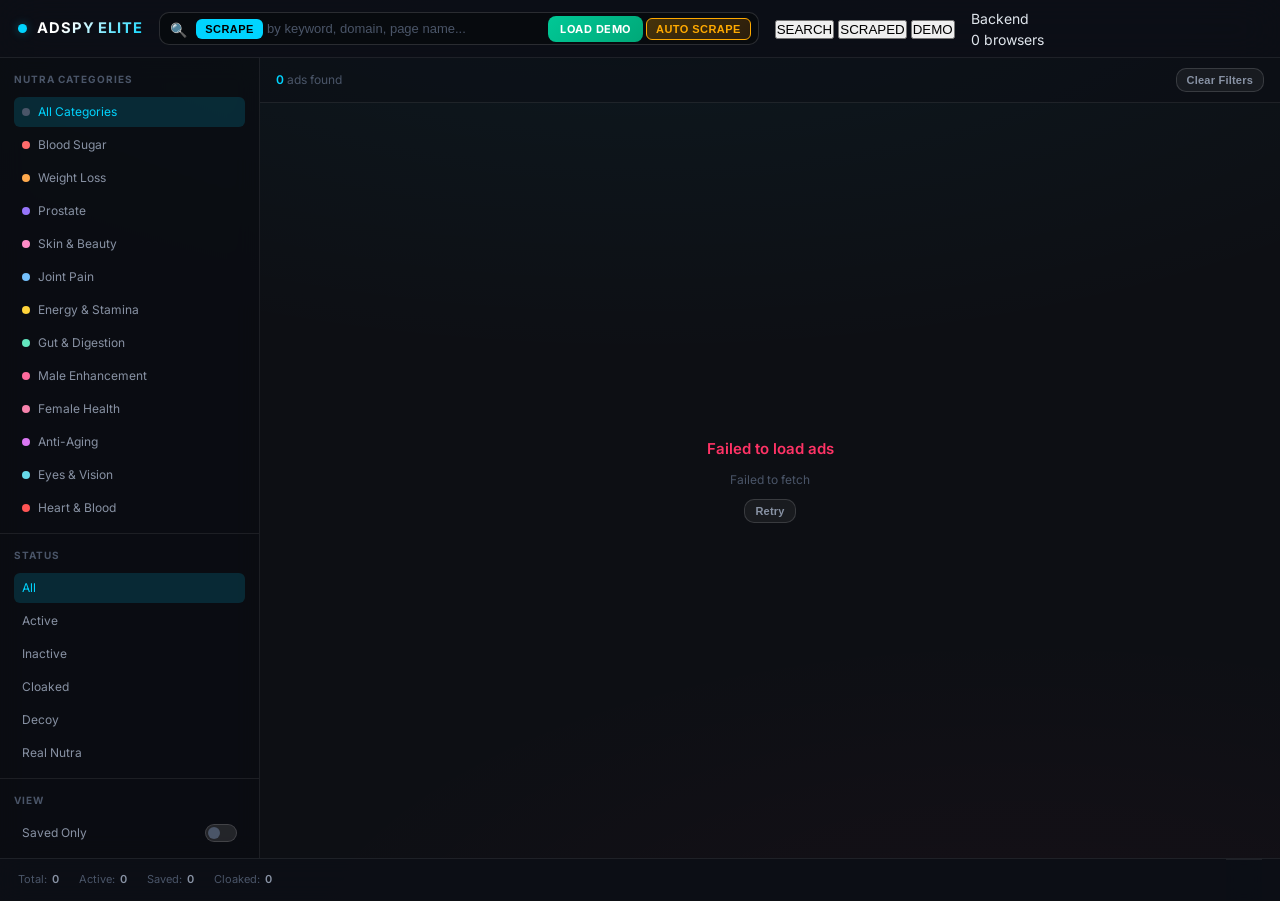
<file: frontend/index.html>
<!DOCTYPE html>
<html lang="en">
<head>
  <meta charset="UTF-8" />
  <meta name="viewport" content="width=device-width, initial-scale=1.0" />
  <title>AdSpy Elite — ADSRECON</title>
  <link rel="stylesheet" href="styles.css" />
  <link rel="preconnect" href="https://fonts.googleapis.com" />
  <link href="https://fonts.googleapis.com/css2?family=Inter:wght@400;500;600;700&display=swap" rel="stylesheet" />
</head>
<body>
<div id="app">

  <!-- ============ NAVBAR ============ -->
  <nav class="navbar">
    <a class="navbar-brand" href="#">
      <span class="brand-dot"></span>
      <span class="brand-name">ADSPY ELITE</span>
    </a>

    <div class="navbar-search">
      <span class="search-icon">&#128269;</span>
      <input
        type="text"
        id="searchInput"
        placeholder="Search ads by keyword, domain, page name..."
        autocomplete="off"
      />
      <button class="scrape-btn" id="scrapeBtn" title="Scrape from URL">SCRAPE</button>
      <button class="auto-scrape-btn" id="autoScrapeBtn" title="Auto Scrape by category">AUTO SCRAPE</button>
      <button class="demo-btn" id="loadDemoBtn" title="Load demo ads">LOAD DEMO</button>
    </div>

    <div class="navbar-center">
      <div class="tab-toggle">
        <button id="tabSearch" class="is-active">SEARCH</button>
        <button id="tabScraped">SCRAPED</button>
        <button id="tabDemo">DEMO</button>
      </div>
    </div>

    <div class="status-indicators">
      <div class="status-chip">
        <span class="dot ok" id="backendDot"></span>
        <span>Backend</span>
      </div>
      <div class="status-chip">
        <span class="dot" id="browserDot"></span>
        <span id="browserCount">0 browsers</span>
      </div>
    </div>
  </nav>

  <!-- ============ MAIN LAYOUT ============ -->
  <div class="main-layout detail-closed" id="mainLayout">

    <!-- ---- LEFT SIDEBAR ---- -->
    <aside class="sidebar" id="sidebar">

      <!-- Category Filters -->
      <div class="sidebar-section">
        <div class="sidebar-title">Nutra Categories</div>
        <div class="category-list" id="categoryList">
          <!-- Populated by JS -->
        </div>
      </div>

      <!-- Status Filters -->
      <div class="sidebar-section">
        <div class="sidebar-title">Status</div>
        <div class="status-options" id="statusOptions">
          <label class="status-option is-active" data-status="">
            <input type="radio" name="statusFilter" value="" checked style="display:none" />
            <span>All</span>
          </label>
          <label class="status-option" data-status="active">
            <input type="radio" name="statusFilter" value="active" style="display:none" />
            <span>Active</span>
          </label>
          <label class="status-option" data-status="inactive">
            <input type="radio" name="statusFilter" value="inactive" style="display:none" />
            <span>Inactive</span>
          </label>
          <label class="status-option" data-status="cloaked">
            <input type="radio" name="statusFilter" value="cloaked" style="display:none" />
            <span>Cloaked</span>
          </label>
          <label class="status-option" data-status="decoy">
            <input type="radio" name="statusFilter" value="decoy" style="display:none" />
            <span>Decoy</span>
          </label>
          <label class="status-option" data-status="real">
            <input type="radio" name="statusFilter" value="real" style="display:none" />
            <span>Real Nutra</span>
          </label>
        </div>
      </div>

      <!-- Saved Only Toggle -->
      <div class="sidebar-section">
        <div class="sidebar-title">View</div>
        <div class="toggle-row" id="savedOnlyToggle">
          <span>Saved Only</span>
          <div class="toggle-switch"></div>
        </div>
      </div>

      <!-- Sort -->
      <div class="sidebar-section">
        <div class="sidebar-title">Sort By</div>
        <select class="sort-select" id="sortSelect">
          <option value="newest">Newest First</option>
          <option value="oldest">Oldest First</option>
          <option value="score_high">Aggression: High</option>
          <option value="score_low">Aggression: Low</option>
          <option value="saved">Saved First</option>
        </select>
      </div>

      <!-- Export -->
      <div class="sidebar-section">
        <div class="sidebar-title">Export</div>
        <div class="action-row">
          <button class="btn btn-ghost btn-sm" id="exportCsvBtn">Export CSV</button>
          <button class="btn btn-ghost btn-sm" id="exportJsonBtn">Export JSON</button>
        </div>
      </div>

      <!-- API Settings -->
      <div class="sidebar-section">
        <div class="sidebar-title">
          API Settings
          <span class="api-token-badge" id="apiTokenBadge" style="display:none"></span>
        </div>
        <div class="api-settings-area" id="apiSettingsArea">
          <div class="api-status-row" id="apiStatusRow">
            <span class="api-status-dot" id="apiStatusDot"></span>
            <span class="api-status-text" id="apiStatusText">Checking...</span>
          </div>
          <div id="apiNoToken" style="display:none">
            <p style="font-size:11px; color: var(--text-muted); margin: 6px 0 8px; line-height:1.4;">
              Add a Facebook token to enable <strong style="color:#4CAF50">free scraping</strong> (no proxies needed).
            </p>
            <a href="https://developers.facebook.com/tools/explorer/" target="_blank" class="token-help-link">
              Get free token &rarr;
            </a>
          </div>
          <div id="apiHasToken" style="display:none">
            <p class="token-masked" id="tokenMasked"></p>
            <button class="btn btn-ghost btn-sm" id="testTokenBtn" style="width:100%; margin-bottom:4px">Test Connection</button>
            <button class="btn btn-ghost btn-sm" id="clearTokenBtn" style="width:100%; font-size:10px; color: var(--text-muted)">Remove Token</button>
          </div>
        </div>
        <div id="apiTokenForm" style="display:none; margin-top:8px">
          <textarea id="apiTokenInput" placeholder="Paste your Facebook access token here..." rows="3"
            style="width:100%; background:var(--bg-primary); border:1px solid var(--border); border-radius:6px; color:var(--text); font-size:11px; padding:6px; resize:none; font-family:inherit;"></textarea>
          <div style="margin-top:6px; display:flex; gap:6px;">
            <button class="btn btn-primary btn-sm" id="saveTokenBtn" style="flex:1">Save Token</button>
            <button class="btn btn-ghost btn-sm" id="cancelTokenBtn" style="flex:1">Cancel</button>
          </div>
        </div>
        <button class="btn btn-ghost btn-sm" id="showTokenFormBtn" style="width:100%; margin-top:6px; font-size:11px;">
          Set API Token
        </button>
        <div class="api-result" id="apiResult" style="display:none; margin-top:8px; font-size:11px;"></div>
      </div>

    </aside>

    <!-- ---- CENTER AD GRID ---- -->
    <div class="ad-grid-area">
      <div class="grid-toolbar">
        <span class="result-count">
          <strong id="resultCountNum">0</strong> ads found
          <span id="resultFiltered" style="display:none; color: var(--text-muted)"> &mdash; filtered</span>
        </span>
        <div class="toolbar-actions">
          <button class="btn btn-ghost btn-sm" id="clearFiltersBtn" title="Clear all filters">Clear Filters</button>
        </div>
      </div>
      <div class="ad-grid" id="adGrid">
        <!-- Populated by JS -->
      </div>
    </div>

    <!-- ---- RIGHT DETAIL PANEL ---- -->
    <aside class="detail-panel" id="detailPanel">

      <div class="detail-header">
        <div class="detail-page-name" id="detailPageName">Ad Detail</div>
        <button class="detail-close-btn" id="detailCloseBtn" title="Close">&#10005;</button>
      </div>

      <div class="detail-tabs" id="detailTabs">
        <button class="detail-tab is-active" data-tab="info">INFO</button>
        <button class="detail-tab" data-tab="preview">PREVIEW</button>
        <button class="detail-tab" data-tab="rips">RIPS</button>
      </div>

      <div class="detail-body" id="detailBody">

        <!-- INFO TAB -->
        <div class="detail-tab-content" id="tabInfo" style="display:flex;flex-direction:column;gap:14px;">

          <!-- Classification badges -->
          <div class="detail-section" id="detailClassification">
            <div class="detail-section-title">Classification</div>
            <div class="nutra-chips" id="detailNutraChips"></div>
            <div id="detailBadgeRow" style="display:flex;gap:6px;margin-top:4px;"></div>
            <div id="detailAggression" style="margin-top:8px;"></div>
          </div>

          <!-- Ad Text -->
          <div class="detail-section">
            <div class="detail-section-title">Ad Text</div>
            <div class="detail-text" id="detailText"></div>
          </div>

          <!-- URLs -->
          <div class="detail-section">
            <div class="detail-section-title">URLs</div>
            <div id="detailUrls"></div>
          </div>

          <!-- Thumbnails -->
          <div class="detail-section" id="detailThumbs" style="display:none;">
            <div class="detail-section-title">Thumbnails</div>
            <div id="detailThumbGallery" style="display:flex;gap:6px;flex-wrap:wrap;"></div>
          </div>

          <!-- Video -->
          <div class="detail-section" id="detailVideo" style="display:none;">
            <div class="detail-section-title">Video</div>
            <div class="video-container" id="detailVideoContainer">
              <div class="video-placeholder" id="detailVideoPlaceholder">No video</div>
            </div>
          </div>

          <!-- Hook -->
          <div class="detail-section" id="detailHook" style="display:none;">
            <div class="detail-section-title">Hook Type</div>
            <div id="detailHookType" class="detail-text"></div>
          </div>

          <!-- Matched Keywords -->
          <div class="detail-section" id="detailKeywords" style="display:none;">
            <div class="detail-section-title">Matched Keywords</div>
            <div class="nutra-chips" id="detailMatchedKeywords"></div>
          </div>

        </div>

        <!-- PREVIEW TAB -->
        <div class="detail-tab-content" id="tabPreview" style="display:none;flex-direction:column;gap:10px;">

          <div class="action-row">
            <div class="device-toggle" id="deviceToggle">
              <button class="is-active" data-device="desktop">&#128187; Desktop</button>
              <button data-device="mobile">&#128241; Mobile</button>
            </div>
            <button class="btn btn-danger btn-sm" id="ripLanderBtn">
              <span class="spinner-sm" id="ripSpinner" style="display:none;"></span>
              Rip Lander
            </button>
          </div>

          <div class="preview-container" id="previewContainer">
            <div class="preview-toolbar" id="previewToolbar" style="display:none;">
              <span class="preview-url" id="previewUrl"></span>
            </div>
            <div class="preview-loading" id="previewLoading">
              <div class="spinner"></div>
              <span>Ripping lander...</span>
            </div>
            <div class="preview-loading" id="previewEmpty" style="display:none;">
              <span>Click "Rip Lander" to capture the landing page</span>
            </div>
            <iframe id="previewIframe" class="preview-iframe" style="display:none;" sandbox="allow-scripts allow-same-origin"></iframe>
            <img id="previewImage" class="preview-image" style="display:none;" alt="Lander screenshot" />
          </div>

          <!-- Classify -->
          <div class="detail-section">
            <button class="btn btn-primary" id="classifyBtn" style="width:100%;">
              <span class="spinner-sm" id="classifySpinner" style="display:none;"></span>
              Classify Ad
            </button>
          </div>

          <!-- Classification results -->
          <div id="classifyResults" style="display:none;flex-direction:column;gap:8px;">
            <div class="detail-section-title">Classification Results</div>
            <div id="classifyResultsBody"></div>
          </div>

        </div>

        <!-- RIPS TAB -->
        <div class="detail-tab-content" id="tabRips" style="display:none;flex-direction:column;gap:10px;">
          <div id="ripsList"></div>
          <div class="empty-state" id="ripsEmpty">
            <div class="empty-icon">&#128247;</div>
            <div class="empty-title">No rips yet</div>
            <div class="empty-sub">Use the Preview tab to rip this lander</div>
          </div>
        </div>

      </div>

      <!-- Detail Actions -->
      <div style="padding:12px 16px;border-top:1px solid var(--border-subtle);display:flex;flex-direction:column;gap:8px;flex-shrink:0;">
        <div class="action-row">
          <button class="btn btn-primary" id="detailSaveBtn">
            <span>&#9733;</span> Save
          </button>
          <button class="btn btn-ghost" id="detailOpenBtn">
            <span>&#8599;</span> Open
          </button>
          <button class="btn btn-danger" id="detailDeleteBtn">
            <span>&#128465;</span> Delete
          </button>
        </div>
      </div>

    </aside>
  </div>

  <!-- ============ BOTTOM BAR ============ -->
  <footer class="bottom-bar">
    <div class="bottom-stat">
      Total: <strong id="statTotal">0</strong>
    </div>
    <div class="bottom-stat">
      Active: <strong id="statActive">0</strong>
    </div>
    <div class="bottom-stat">
      Saved: <strong id="statSaved">0</strong>
    </div>
    <div class="bottom-stat">
      Cloaked: <strong id="statCloaked">0</strong>
    </div>
    <div class="bottom-bar right">
      <div class="browser-pool-status" id="browserPoolStatus"></div>
    </div>
  </footer>

</div><!-- #app -->

<!-- ============ SCRAPE MODAL ============ -->
<div id="scrapeModal" style="display:none;">
  <div class="modal-overlay" id="scrapeModalOverlay">
    <div class="modal" id="scrapeModalBox">

      <!-- Tab switcher -->
      <div class="modal-tabs">
        <button class="modal-tab is-active" data-scrape-tab="single">Single Page</button>
        <button class="modal-tab" data-scrape-tab="multi">Multi-Country</button>
        <button class="modal-tab" data-scrape-tab="auto">Auto-Category</button>
      </div>

      <div class="modal-title" id="scrapeModalTitle">Scrape Meta Ads Library</div>

      <!-- TAB: Single Page -->
      <div id="scrapeTabSingle" class="scrape-tab-content">
        <div class="form-group">
          <label class="form-label">Page URL</label>
          <input
            type="url"
            class="form-input"
            id="modalPageUrl"
            placeholder="https://www.facebook.com/ads/library/?view_all_page_id=..."
          />
          <div style="font-size:11px;color:var(--text-muted);margin-top:4px;">
            Paste a Meta Ads Library transparency page URL
          </div>
        </div>
        <div class="form-group">
          <label class="form-label">Country</label>
          <select class="form-select" id="modalCountry" style="width:100%;">
            <option value="US">United States</option>
            <option value="GB">United Kingdom</option>
            <option value="CA">Canada</option>
            <option value="AU">Australia</option>
            <option value="DE">Germany</option>
            <option value="FR">France</option>
            <option value="BR">Brazil</option>
            <option value="MX">Mexico</option>
            <option value="JP">Japan</option>
            <option value="IN">India</option>
          </select>
        </div>
      </div>

      <!-- TAB: Multi-Country -->
      <div id="scrapeTabMulti" class="scrape-tab-content" style="display:none;">
        <div class="form-group">
          <label class="form-label">Countries</label>
          <div class="country-select-actions">
            <button class="btn btn-ghost btn-sm" id="selectAllCountries">Select All</button>
            <button class="btn btn-ghost btn-sm" id="clearAllCountries">Clear All</button>
          </div>
          <div class="country-checkbox-grid" id="countryCheckboxGrid">
            <!-- Populated by JS -->
          </div>
        </div>
        <div class="form-group">
          <label class="form-label">Keyword Override <span style="font-weight:400;text-transform:none;letter-spacing:0;color:var(--text-muted);">(optional)</span></label>
          <input
            type="text"
            class="form-input"
            id="modalMultiKeyword"
            placeholder="Leave blank to use category keywords"
          />
          <div style="font-size:11px;color:var(--text-muted);margin-top:4px;">
            Overrides category keywords for all selected countries
          </div>
        </div>
        <div class="form-group" style="margin-bottom:0;">
          <label class="form-label">Base Page URL <span style="font-weight:400;text-transform:none;letter-spacing:0;color:var(--text-muted);">(optional)</span></label>
          <input
            type="url"
            class="form-input"
            id="modalMultiPageUrl"
            placeholder="https://www.facebook.com/ads/library/?active_status=active"
          />
          <div style="font-size:11px;color:var(--text-muted);margin-top:4px;">
            Optional base URL; will be constructed from keywords if blank
          </div>
        </div>
      </div>

      <!-- TAB: Auto-Category -->
      <div id="scrapeTabAuto" class="scrape-tab-content" style="display:none;">
        <div class="form-group">
          <label class="form-label">Nutra Categories</label>
          <div class="category-select-actions">
            <button class="btn btn-ghost btn-sm" id="selectAllCategories">Select All</button>
            <button class="btn btn-ghost btn-sm" id="clearAllCategories">Clear All</button>
          </div>
          <div class="category-checkbox-grid" id="categoryCheckboxGrid">
            <!-- Populated by JS -->
          </div>
        </div>
        <div class="form-group" style="margin-bottom:0;">
          <label class="form-label">Countries to Scrape</label>
          <div class="country-select-actions">
            <button class="btn btn-ghost btn-sm" id="selectAllCountriesAuto">Major Markets (4)</button>
            <button class="btn btn-ghost btn-sm" id="clearAllCountriesAuto">Clear</button>
          </div>
          <div class="country-checkbox-grid" id="autoCountryCheckboxGrid">
            <!-- Populated by JS -->
          </div>
        </div>
      </div>

      <!-- Progress bar (shown during scrape) -->
      <div id="scrapeProgressArea" style="display:none;margin-top:16px;">
        <div class="scrape-progress-label" id="scrapeProgressLabel">Scraping US (1/10)...</div>
        <div class="scrape-progress-bar-wrap">
          <div class="scrape-progress-bar" id="scrapeProgressBar" style="width:0%"></div>
        </div>
      </div>

      <div class="modal-actions">
        <button class="btn btn-ghost" id="scrapeModalCancel">Cancel</button>
        <button class="btn btn-primary" id="scrapeModalRun">
          <span class="spinner-sm" id="scrapeSpinner" style="display:none;"></span>
          <span id="scrapeModalRunLabel">Start Scrape</span>
        </button>
      </div>
    </div>
  </div>
</div>

<script src="app.js"></script>
</body>
</html>
</file>
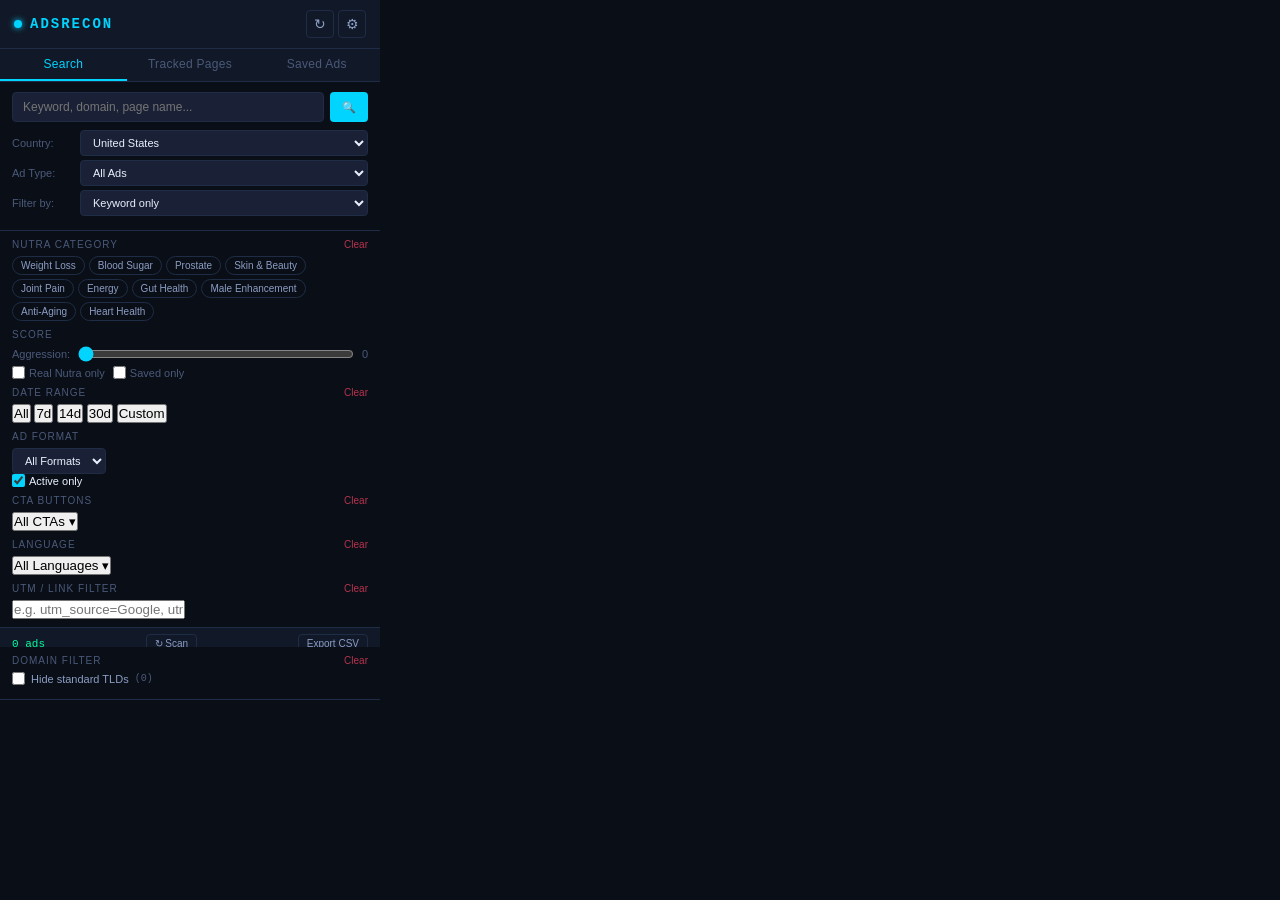
<file: chrome-extension/popup.html>
<!DOCTYPE html>
<html lang="en">
<head>
<meta charset="UTF-8" />
<meta name="viewport" content="width=device-width" />
<title>ADSRECON</title>
<link rel="stylesheet" href="popup.css" />
</head>
<body>

<div class="panel">

  <!-- Header -->
  <div class="panel-header">
    <div class="brand">
      <span class="brand-dot"></span>
      <span class="brand-name">ADSRECON</span>
    </div>
    <div class="header-actions">
      <button class="icon-btn" id="refreshBtn" title="Refresh ads">&#8635;</button>
      <button class="icon-btn" id="settingsBtn" title="Settings">&#9881;</button>
    </div>
  </div>

  <!-- Login warning -->
  <div class="login-warning" id="loginWarning" style="display:none">
    <span>&#9888;</span>
    <span>Please <a href="https://www.facebook.com/ads/library/" target="_blank">open Facebook Ad Library</a> and log in first.</span>
  </div>

  <!-- Tabs -->
  <div class="tab-bar" id="tabBar">
    <button class="tab active" data-tab="search">Search</button>
    <button class="tab" data-tab="tracked">Tracked Pages</button>
    <button class="tab" data-tab="saved">Saved Ads</button>
  </div>

  <!-- Search Tab -->
  <div class="tab-content active" id="tab-search">
    <div class="search-section">
      <div class="input-group">
        <input type="text" id="searchInput" placeholder="Keyword, domain, page name..." />
        <button class="btn-primary" id="doSearch">&#128269;</button>
      </div>
      <div class="country-row">
        <label>Country:</label>
        <select id="countrySelect">
          <option value="US">United States</option>
          <option value="AF">Afghanistan</option>
          <option value="AL">Albania</option>
          <option value="DZ">Algeria</option>
          <option value="AO">Angola</option>
          <option value="AR">Argentina</option>
          <option value="AM">Armenia</option>
          <option value="AU">Australia</option>
          <option value="AT">Austria</option>
          <option value="AZ">Azerbaijan</option>
          <option value="BH">Bahrain</option>
          <option value="BD">Bangladesh</option>
          <option value="BY">Belarus</option>
          <option value="BE">Belgium</option>
          <option value="BJ">Benin</option>
          <option value="BT">Bhutan</option>
          <option value="BO">Bolivia</option>
          <option value="BA">Bosnia</option>
          <option value="BW">Botswana</option>
          <option value="BR">Brazil</option>
          <option value="BG">Bulgaria</option>
          <option value="KH">Cambodia</option>
          <option value="CM">Cameroon</option>
          <option value="CA">Canada</option>
          <option value="CL">Chile</option>
          <option value="CN">China</option>
          <option value="CO">Colombia</option>
          <option value="CR">Costa Rica</option>
          <option value="HR">Croatia</option>
          <option value="CU">Cuba</option>
          <option value="CY">Cyprus</option>
          <option value="CZ">Czech Republic</option>
          <option value="DK">Denmark</option>
          <option value="DO">Dominican Republic</option>
          <option value="EC">Ecuador</option>
          <option value="EG">Egypt</option>
          <option value="SV">El Salvador</option>
          <option value="EE">Estonia</option>
          <option value="ET">Ethiopia</option>
          <option value="FI">Finland</option>
          <option value="FR">France</option>
          <option value="GE">Georgia</option>
          <option value="DE">Germany</option>
          <option value="GH">Ghana</option>
          <option value="GR">Greece</option>
          <option value="GT">Guatemala</option>
          <option value="HN">Honduras</option>
          <option value="HK">Hong Kong</option>
          <option value="HU">Hungary</option>
          <option value="IS">Iceland</option>
          <option value="IN">India</option>
          <option value="ID">Indonesia</option>
          <option value="IR">Iran</option>
          <option value="IQ">Iraq</option>
          <option value="IE">Ireland</option>
          <option value="IL">Israel</option>
          <option value="IT">Italy</option>
          <option value="JM">Jamaica</option>
          <option value="JP">Japan</option>
          <option value="JO">Jordan</option>
          <option value="KZ">Kazakhstan</option>
          <option value="KE">Kenya</option>
          <option value="KR">South Korea</option>
          <option value="KW">Kuwait</option>
          <option value="LV">Latvia</option>
          <option value="LB">Lebanon</option>
          <option value="LY">Libya</option>
          <option value="LT">Lithuania</option>
          <option value="LU">Luxembourg</option>
          <option value="MY">Malaysia</option>
          <option value="MV">Maldives</option>
          <option value="ML">Mali</option>
          <option value="MT">Malta</option>
          <option value="MX">Mexico</option>
          <option value="MD">Moldova</option>
          <option value="MN">Mongolia</option>
          <option value="ME">Montenegro</option>
          <option value="MA">Morocco</option>
          <option value="MZ">Mozambique</option>
          <option value="MM">Myanmar</option>
          <option value="NP">Nepal</option>
          <option value="NL">Netherlands</option>
          <option value="NZ">New Zealand</option>
          <option value="NG">Nigeria</option>
          <option value="NO">Norway</option>
          <option value="PK">Pakistan</option>
          <option value="PA">Panama</option>
          <option value="PY">Paraguay</option>
          <option value="PE">Peru</option>
          <option value="PH">Philippines</option>
          <option value="PL">Poland</option>
          <option value="PT">Portugal</option>
          <option value="QA">Qatar</option>
          <option value="RO">Romania</option>
          <option value="RU">Russia</option>
          <option value="SA">Saudi Arabia</option>
          <option value="SN">Senegal</option>
          <option value="RS">Serbia</option>
          <option value="SG">Singapore</option>
          <option value="SK">Slovakia</option>
          <option value="SI">Slovenia</option>
          <option value="ZA">South Africa</option>
          <option value="ES">Spain</option>
          <option value="LK">Sri Lanka</option>
          <option value="SD">Sudan</option>
          <option value="SE">Sweden</option>
          <option value="CH">Switzerland</option>
          <option value="TW">Taiwan</option>
          <option value="TZ">Tanzania</option>
          <option value="TH">Thailand</option>
          <option value="TN">Tunisia</option>
          <option value="TR">Turkey</option>
          <option value="UG">Uganda</option>
          <option value="UA">Ukraine</option>
          <option value="AE">UAE</option>
          <option value="GB">United Kingdom</option>
          <option value="UY">Uruguay</option>
          <option value="UZ">Uzbekistan</option>
          <option value="VE">Venezuela</option>
          <option value="VN">Vietnam</option>
          <option value="YE">Yemen</option>
          <option value="ZM">Zambia</option>
          <option value="ZW">Zimbabwe</option>
        </select>
      </div>
      <div class="ad-type-row">
        <label>Ad Type:</label>
        <select id="adTypeSelect">
          <option value="all" selected>All Ads</option>
          <option value="political_and_issue_ads">Political / Issue Ads</option>
        </select>
      </div>
      <div class="ad-type-row">
        <label>Filter by:</label>
        <select id="searchTypeSelect">
          <option value="keyword">Keyword only</option>
          <option value="domain">Keyword + TLD/Domain</option>
          <option value="alltld">Keyword + All TLD Ads</option>
          <option value="tldonly">Country + TLD Only</option>
        </select>
      </div>
      <div class="input-group" id="landingPageGroup" style="display:none">
        <input type="text" id="landingPageInput" placeholder="e.g. xyz, top, click, .icu (TLD or domain)" />
        <button class="btn-primary" id="doLandingSearch">&#128269;</button>
      </div>
    </div>

    <div class="filters-section">
      <div class="filter-header">
        <span class="filter-title">Nutra Category</span>
        <button class="clear-btn" id="clearCatFilter">Clear</button>
      </div>
      <div class="category-chips" id="categoryChips">
        <button class="chip" data-cat="weight_loss">Weight Loss</button>
        <button class="chip" data-cat="blood_sugar">Blood Sugar</button>
        <button class="chip" data-cat="prostate">Prostate</button>
        <button class="chip" data-cat="skin_beauty">Skin & Beauty</button>
        <button class="chip" data-cat="joint_pain">Joint Pain</button>
        <button class="chip" data-cat="energy_stamina">Energy</button>
        <button class="chip" data-cat="gut_digestion">Gut Health</button>
        <button class="chip" data-cat="male_enhancement">Male Enhancement</button>
        <button class="chip" data-cat="anti_aging">Anti-Aging</button>
        <button class="chip" data-cat="heart_blood">Heart Health</button>
      </div>
      <div class="filter-header" style="margin-top:8px">
        <span class="filter-title">Score</span>
      </div>
      <div class="score-row">
        <span>Aggression:</span>
        <input type="range" id="scoreRange" min="0" max="100" value="0" />
        <span id="scoreVal">0</span>
      </div>
      <div class="score-row">
        <label class="checkbox-label">
          <input type="checkbox" id="nutraOnly" />
          <span>Real Nutra only</span>
        </label>
        <label class="checkbox-label">
          <input type="checkbox" id="savedOnly" />
          <span>Saved only</span>
        </label>
      </div>

      <!-- Date Range Filter -->
      <div class="filter-header" style="margin-top:8px">
        <span class="filter-title">Date Range</span>
        <button class="clear-btn" id="clearDateBtn">Clear</button>
      </div>
      <div class="date-presets" id="datePresets">
        <button class="date-preset active" data-preset="all">All</button>
        <button class="date-preset" data-preset="7">7d</button>
        <button class="date-preset" data-preset="14">14d</button>
        <button class="date-preset" data-preset="30">30d</button>
        <button class="date-preset" data-preset="custom">Custom</button>
      </div>
      <div class="date-custom-row" id="dateCustomRow" style="display:none">
        <input type="date" id="dateFrom" class="date-input" />
        <span class="date-sep">to</span>
        <input type="date" id="dateTo" class="date-input" />
      </div>

      <!-- Ad Format Filter -->
      <div class="filter-header" style="margin-top:8px">
        <span class="filter-title">Ad Format</span>
      </div>
      <div class="format-row">
        <select id="formatSelect">
          <option value="all">All Formats</option>
          <option value="image">Image</option>
          <option value="video">Video</option>
          <option value="carousel">Carousel</option>
        </select>
        <label class="checkbox-label">
          <input type="checkbox" id="activeOnly" checked />
          <span>Active only</span>
        </label>
      </div>

      <!-- CTA Button Filter -->
      <div class="filter-header" style="margin-top:8px">
        <span class="filter-title">CTA Buttons</span>
        <button class="clear-btn" id="clearCtaBtn">Clear</button>
      </div>
      <div class="dropdown-wrapper">
        <button class="dropdown-trigger" id="ctaDropdownBtn">
          <span id="ctaDropdownLabel">All CTAs</span>
          <span class="dropdown-arrow">&#9662;</span>
        </button>
        <div class="dropdown-panel" id="ctaDropdownPanel" style="display:none">
          <div class="dropdown-search-wrap">
            <input type="text" id="ctaSearchInput" placeholder="Search CTAs..." class="dropdown-search" />
          </div>
          <div class="cta-chip-list" id="ctaChipList"></div>
        </div>
      </div>

      <!-- Language Filter -->
      <div class="filter-header" style="margin-top:8px">
        <span class="filter-title">Language</span>
        <button class="clear-btn" id="clearLangBtn">Clear</button>
      </div>
      <div class="dropdown-wrapper">
        <button class="dropdown-trigger" id="langDropdownBtn">
          <span id="langDropdownLabel">All Languages</span>
          <span class="dropdown-arrow">&#9662;</span>
        </button>
        <div class="dropdown-panel" id="langDropdownPanel" style="display:none">
          <div class="dropdown-search-wrap">
            <input type="text" id="langSearchInput" placeholder="Search languages..." class="dropdown-search" />
          </div>
          <div class="cta-chip-list" id="langChipList"></div>
        </div>
      </div>

      <!-- UTM Filter -->
      <div class="filter-header" style="margin-top:8px">
        <span class="filter-title">UTM / Link Filter</span>
        <button class="clear-btn" id="clearUtmBtn">Clear</button>
      </div>
      <div class="utm-row">
        <input type="text" id="utmInput" placeholder="e.g. utm_source=Google, utm_medium=facebook" />
      </div>
    </div>

    <!-- Results -->
    <div class="results-section">
      <div class="results-header">
        <span class="results-count" id="resultsCount">0 ads</span>
        <span class="debug-info" id="debugInfo" style="display:none;font-size:9px;color:var(--accent-orange)"></span>
        <button class="btn-sm btn-secondary" id="scanBtn">&#8635; Scan</button>
        <button class="btn-sm btn-secondary" id="exportBtn">Export CSV</button>
      </div>
      <div class="results-list" id="resultsList">
        <div class="empty-state">
          <div class="empty-icon">&#128269;</div>
          <div class="empty-text">Open Facebook Ad Library and search for ads</div>
          <button class="btn-sm btn-primary" id="openLibrary">Open Ad Library</button>
        </div>
      </div>
    </div>

    <!-- Domain Filter Section -->
    <div class="domain-section" id="domainSection">
      <div class="filter-header">
        <span class="filter-title">Domain Filter</span>
        <button class="clear-btn" id="clearDomainBtn">Clear</button>
      </div>
      <div class="domain-controls">
        <label class="toggle-label">
          <input type="checkbox" id="hideClean" />
          <span class="toggle-text">Hide standard TLDs</span>
          <span class="toggle-hint" id="shadyCount">(0)</span>
        </label>
      </div>
      <div class="domain-tld-list" id="domainTldList">
        <!-- Populated dynamically -->
      </div>
    </div>
  </div>

  <!-- Tracked Pages Tab -->
  <div class="tab-content" id="tab-tracked">
    <div class="add-page-section">
      <input type="text" id="newPageInput" placeholder="Enter Facebook Page name or URL..." />
      <button class="btn-primary" id="addPageBtn">Track Page</button>
    </div>
    <div class="tracked-list" id="trackedList">
      <div class="empty-state">
        <div class="empty-icon">&#128278;</div>
        <div class="empty-text">No pages tracked yet</div>
      </div>
    </div>
  </div>

  <!-- Saved Ads Tab -->
  <div class="tab-content" id="tab-saved">
    <div class="saved-list" id="savedList">
      <div class="empty-state">
        <div class="empty-icon">&#9734;</div>
        <div class="empty-text">No saved ads yet</div>
      </div>
    </div>
    <div class="saved-actions">
      <button class="btn-sm btn-secondary" id="exportSavedBtn">Export Saved</button>
      <button class="btn-sm btn-danger" id="clearSavedBtn">Clear All</button>
    </div>
  </div>

  <!-- Ad Detail Modal -->
  <div class="modal" id="adModal" style="display:none">
    <div class="modal-content">
      <div class="modal-header">
        <span class="modal-title" id="modalTitle">Ad Details</span>
        <button class="icon-btn" id="closeModal">&times;</button>
      </div>
      <div class="modal-body" id="modalBody"></div>
      <div class="modal-footer" id="modalFooter">
        <button class="btn-sm btn-secondary" id="visitPageBtn">Visit Page</button>
        <button class="btn-sm btn-secondary" id="ripBtn">Rip Landing Page</button>
        <button class="btn-sm btn-primary" id="saveAdBtn">&#9734; Save</button>
      </div>
    </div>
  </div>

  <!-- Toast -->
  <div class="toast" id="toast" style="display:none"></div>

</div>

<script src="popup.js"></script>
</body>
</html>
</file>
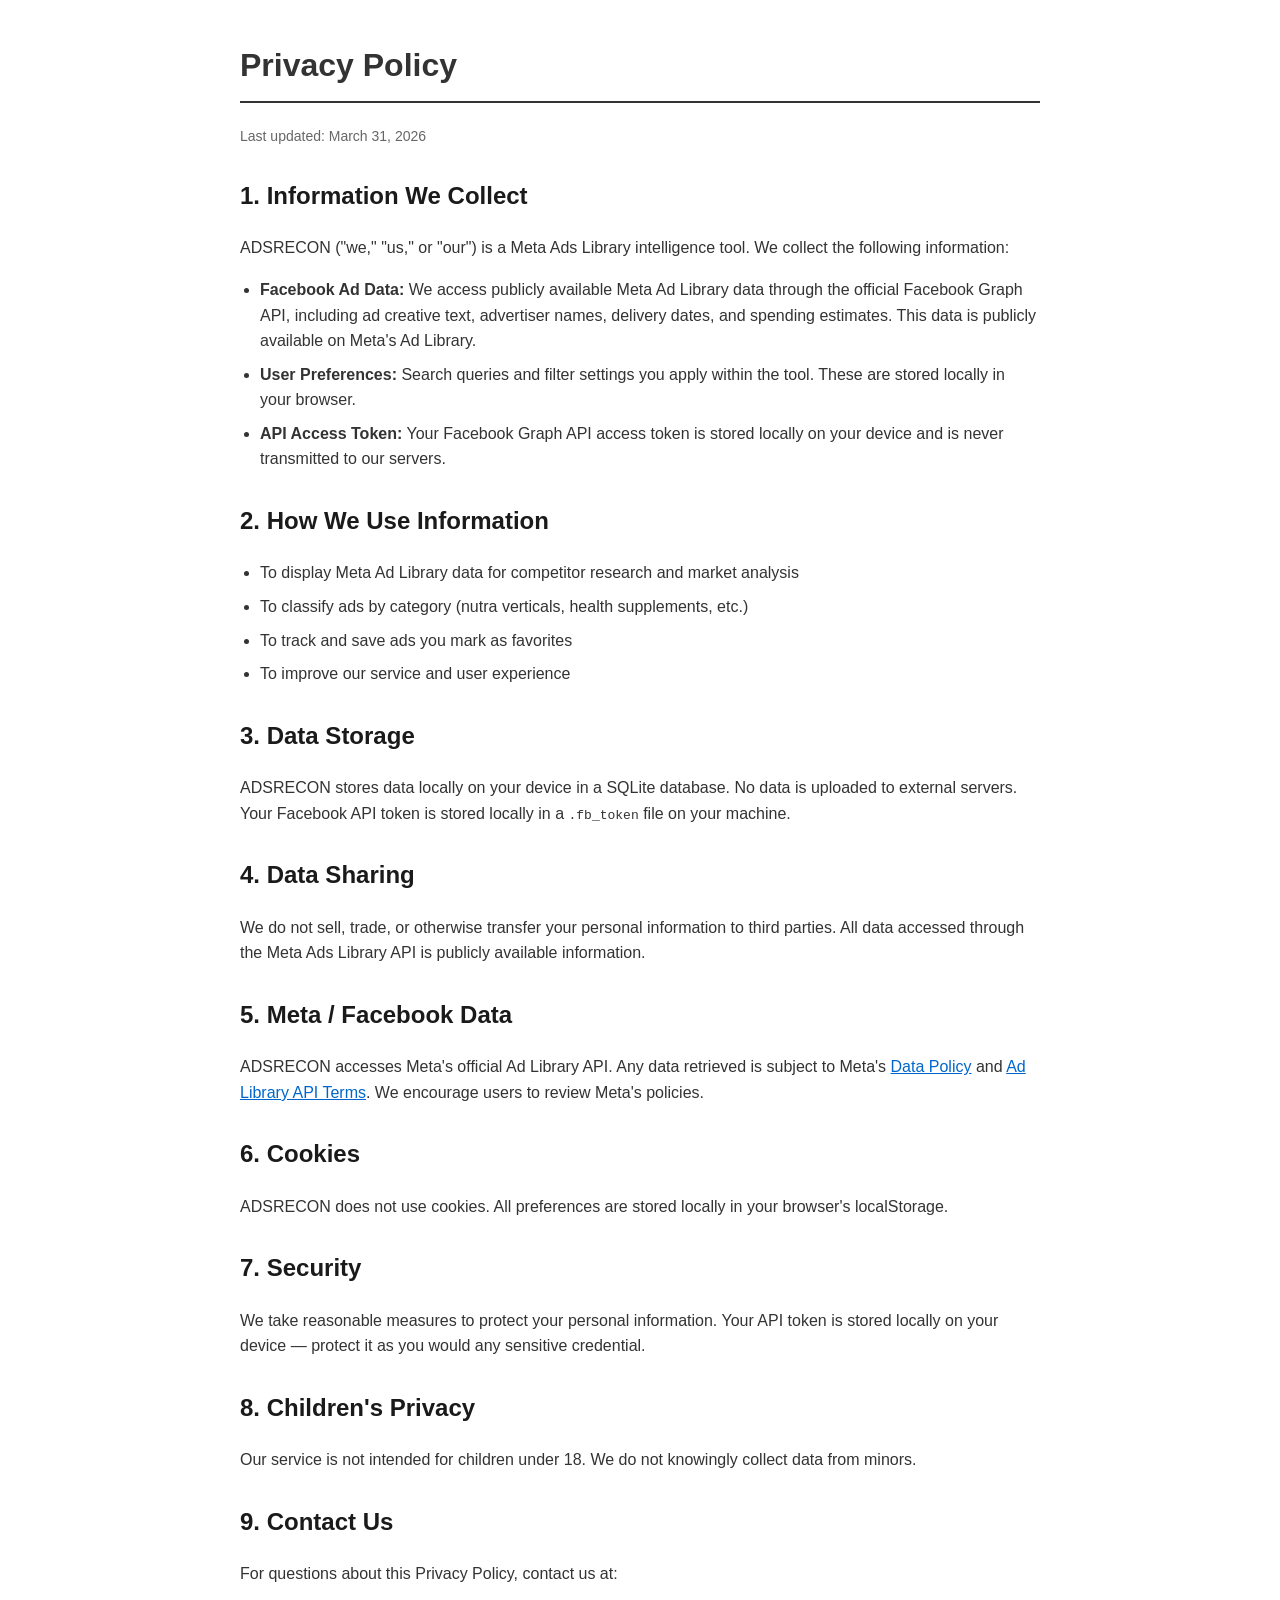
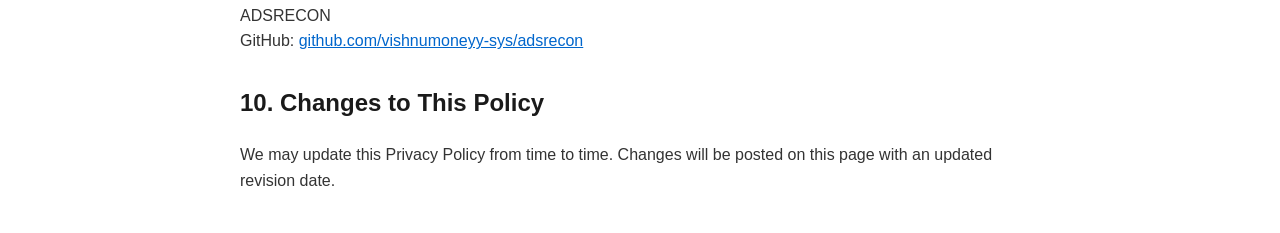
<file: frontend/privacy.html>
<!DOCTYPE html>
<html lang="en">
<head>
  <meta charset="UTF-8">
  <meta name="viewport" content="width=device-width, initial-scale=1.0">
  <title>Privacy Policy — ADSRECON</title>
  <style>
    body { font-family: -apple-system, BlinkMacSystemFont, 'Segoe UI', Roboto, sans-serif; max-width: 800px; margin: 40px auto; padding: 0 20px; line-height: 1.6; color: #333; }
    h1 { border-bottom: 2px solid #333; padding-bottom: 10px; }
    h2 { margin-top: 30px; color: #1a1a1a; }
    .updated { color: #666; font-size: 14px; }
    a { color: #0066cc; }
    ul { padding-left: 20px; }
    li { margin: 8px 0; }
    .section { margin: 20px 0; }
  </style>
</head>
<body>
  <h1>Privacy Policy</h1>
  <p class="updated">Last updated: March 31, 2026</p>

  <div class="section">
    <h2>1. Information We Collect</h2>
    <p>ADSRECON ("we," "us," or "our") is a Meta Ads Library intelligence tool. We collect the following information:</p>
    <ul>
      <li><strong>Facebook Ad Data:</strong> We access publicly available Meta Ad Library data through the official Facebook Graph API, including ad creative text, advertiser names, delivery dates, and spending estimates. This data is publicly available on Meta's Ad Library.</li>
      <li><strong>User Preferences:</strong> Search queries and filter settings you apply within the tool. These are stored locally in your browser.</li>
      <li><strong>API Access Token:</strong> Your Facebook Graph API access token is stored locally on your device and is never transmitted to our servers.</li>
    </ul>
  </div>

  <div class="section">
    <h2>2. How We Use Information</h2>
    <ul>
      <li>To display Meta Ad Library data for competitor research and market analysis</li>
      <li>To classify ads by category (nutra verticals, health supplements, etc.)</li>
      <li>To track and save ads you mark as favorites</li>
      <li>To improve our service and user experience</li>
    </ul>
  </div>

  <div class="section">
    <h2>3. Data Storage</h2>
    <p>ADSRECON stores data locally on your device in a SQLite database. No data is uploaded to external servers. Your Facebook API token is stored locally in a <code>.fb_token</code> file on your machine.</p>
  </div>

  <div class="section">
    <h2>4. Data Sharing</h2>
    <p>We do not sell, trade, or otherwise transfer your personal information to third parties. All data accessed through the Meta Ads Library API is publicly available information.</p>
  </div>

  <div class="section">
    <h2>5. Meta / Facebook Data</h2>
    <p>ADSRECON accesses Meta's official Ad Library API. Any data retrieved is subject to Meta's <a href="https://www.facebook.com/privacy/policy/" target="_blank">Data Policy</a> and <a href="https://www.facebook.com/ads/library/api/" target="_blank">Ad Library API Terms</a>. We encourage users to review Meta's policies.</p>
  </div>

  <div class="section">
    <h2>6. Cookies</h2>
    <p>ADSRECON does not use cookies. All preferences are stored locally in your browser's localStorage.</p>
  </div>

  <div class="section">
    <h2>7. Security</h2>
    <p>We take reasonable measures to protect your personal information. Your API token is stored locally on your device — protect it as you would any sensitive credential.</p>
  </div>

  <div class="section">
    <h2>8. Children's Privacy</h2>
    <p>Our service is not intended for children under 18. We do not knowingly collect data from minors.</p>
  </div>

  <div class="section">
    <h2>9. Contact Us</h2>
    <p>For questions about this Privacy Policy, contact us at:</p>
    <p>ADSRECON<br>
    GitHub: <a href="https://github.com/vishnumoneyy-sys/adsrecon" target="_blank">github.com/vishnumoneyy-sys/adsrecon</a></p>
  </div>

  <div class="section">
    <h2>10. Changes to This Policy</h2>
    <p>We may update this Privacy Policy from time to time. Changes will be posted on this page with an updated revision date.</p>
  </div>
</body>
</html>
</file>
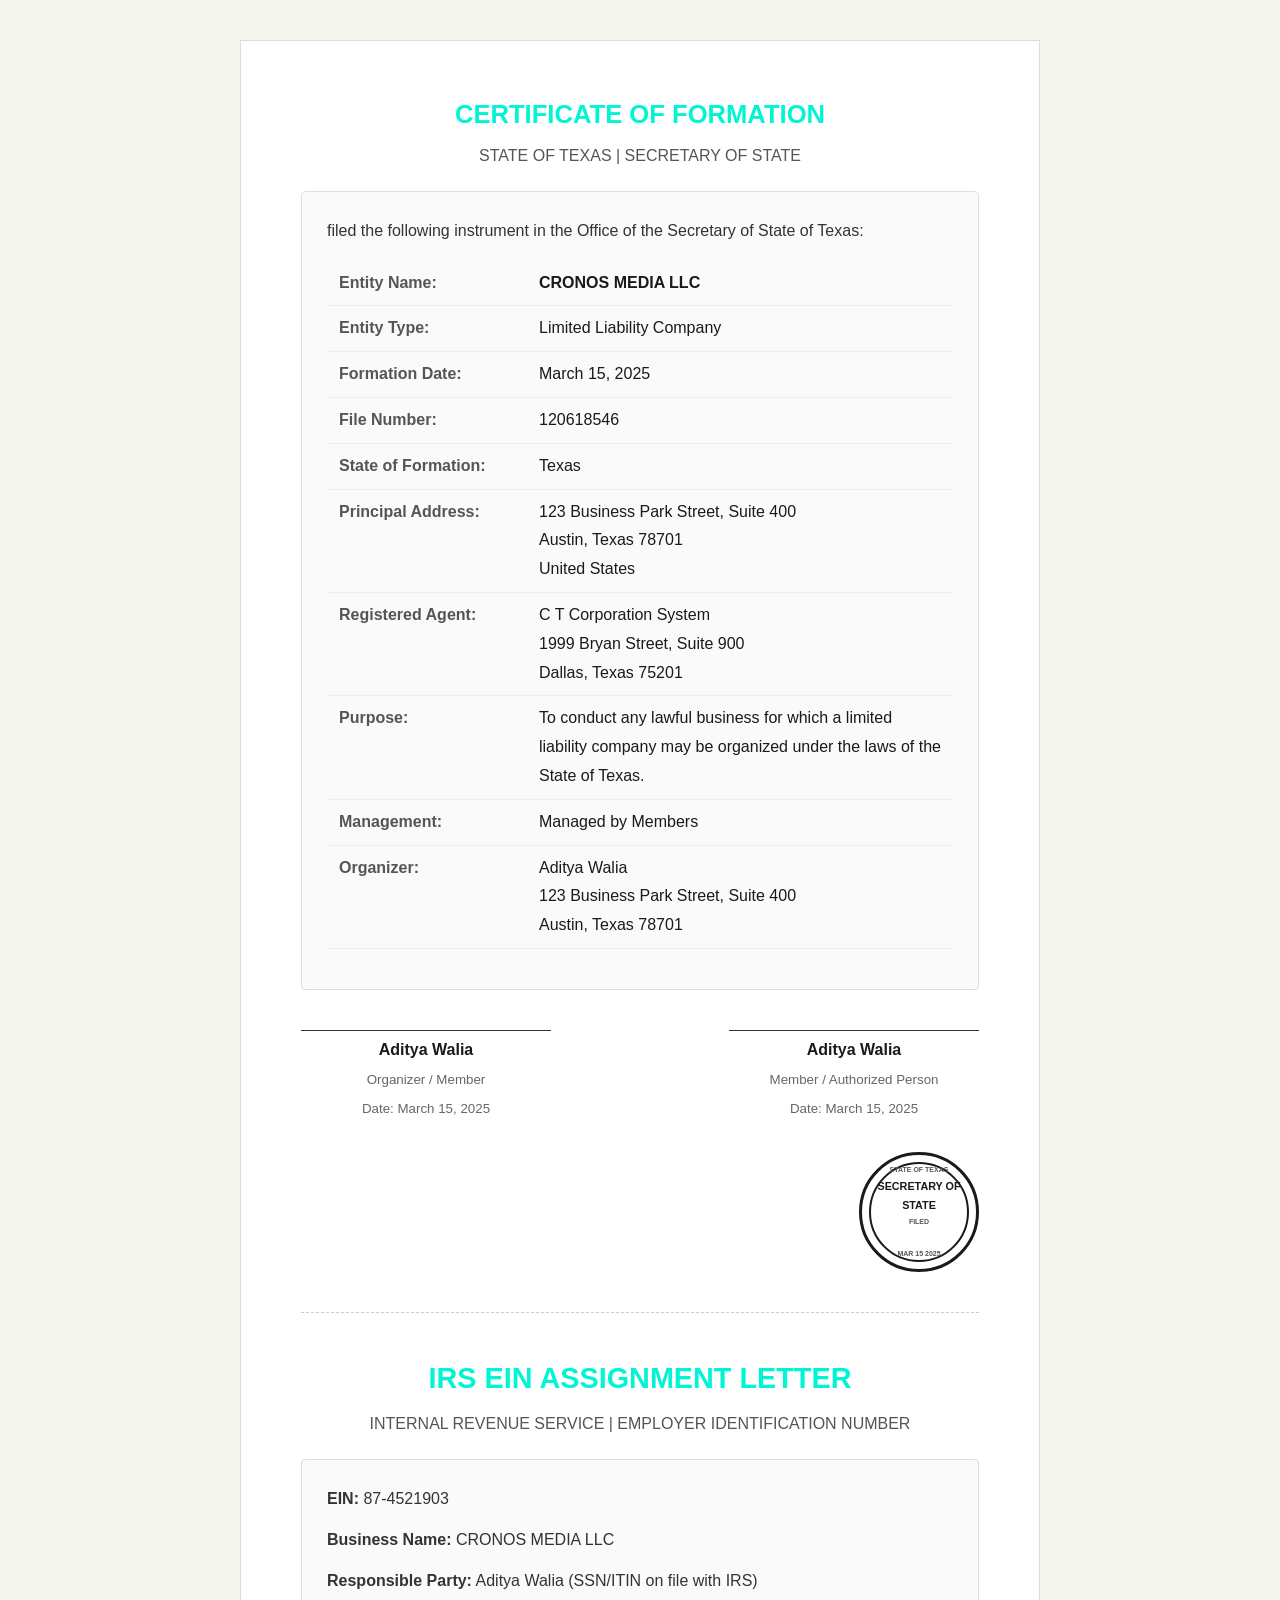
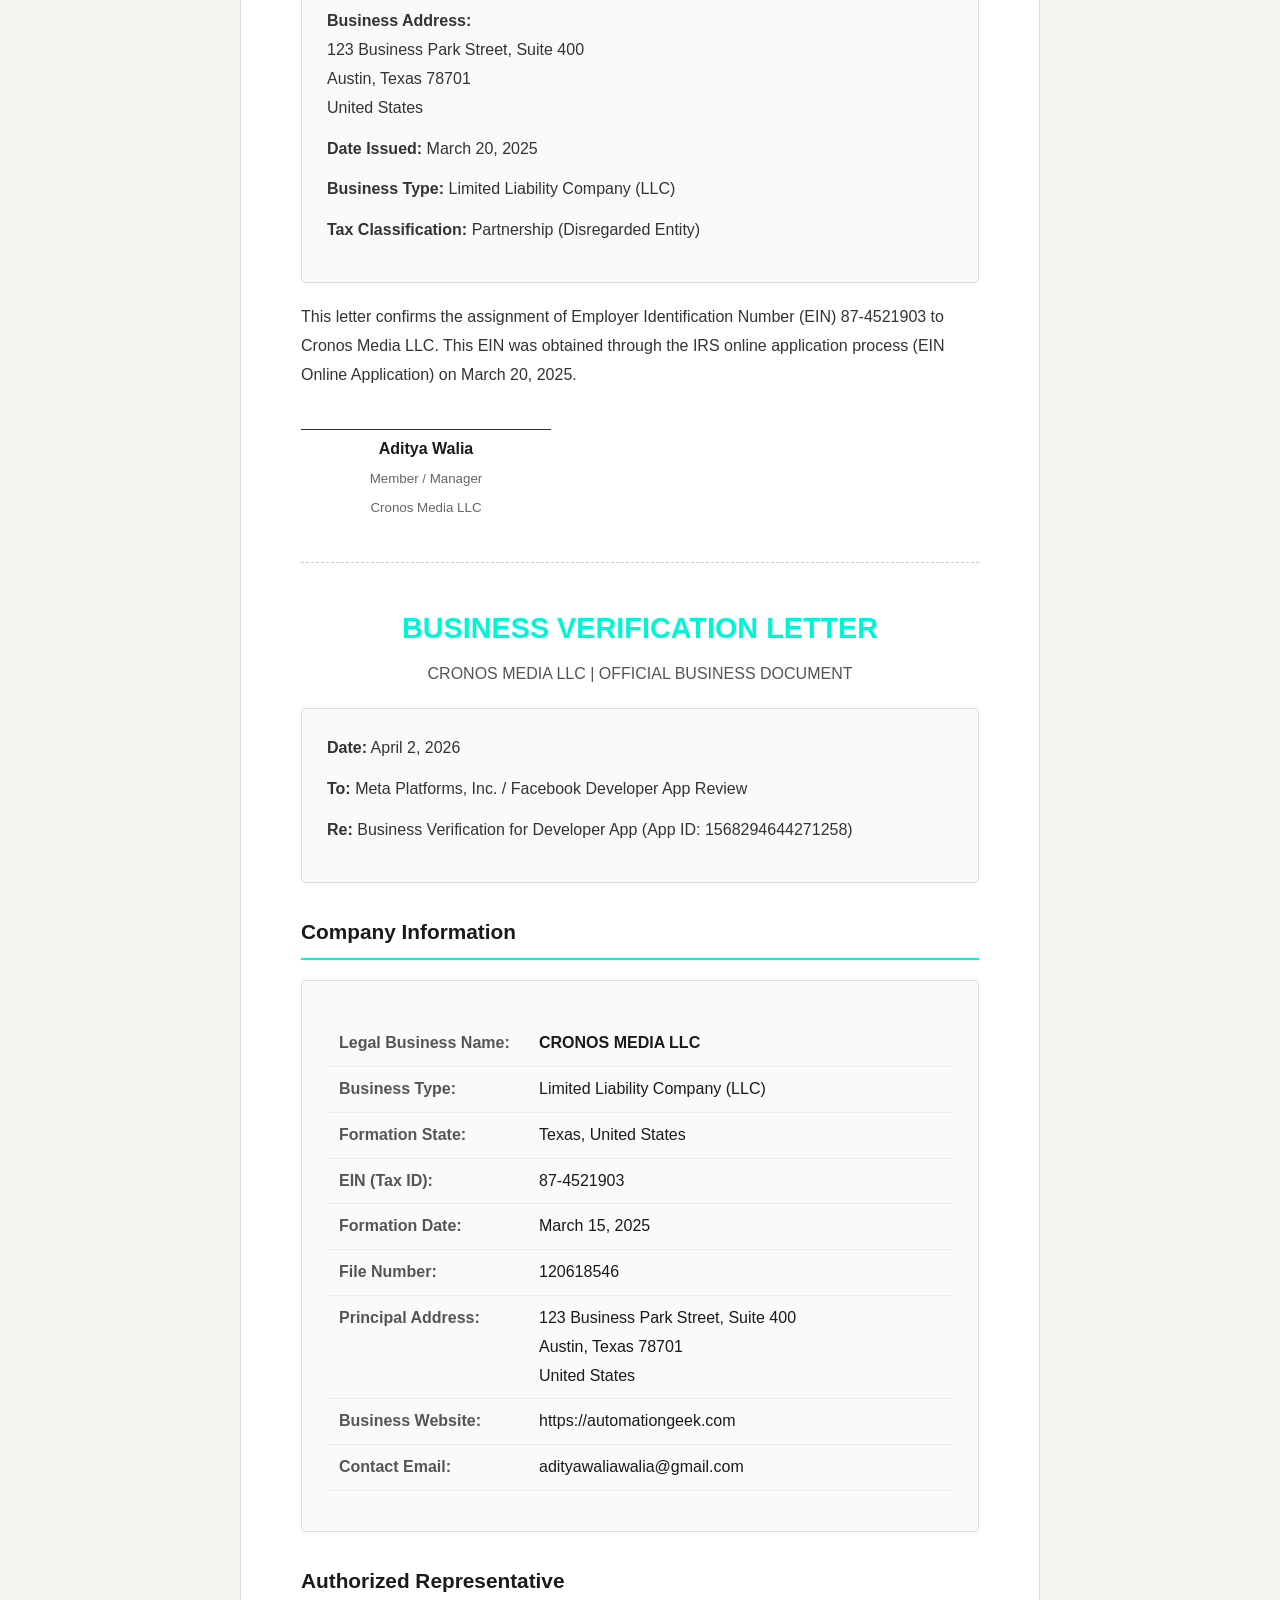
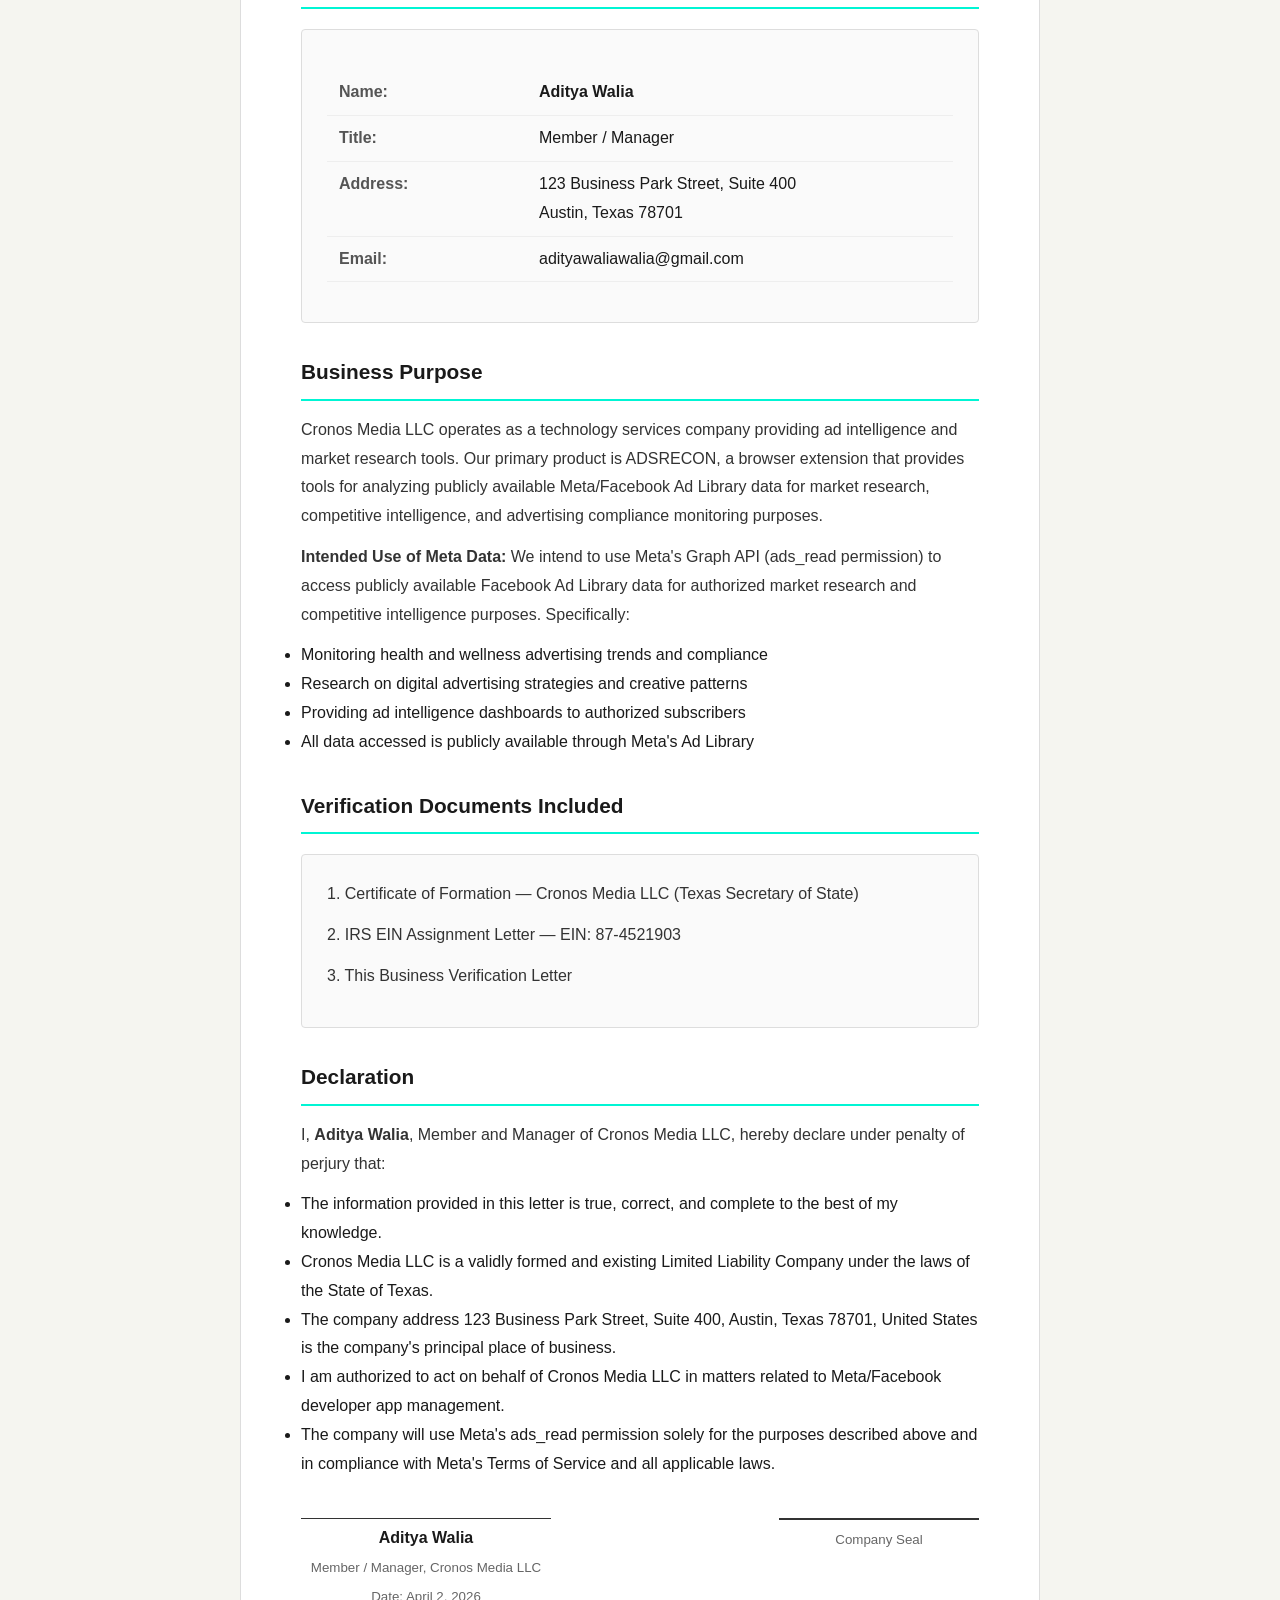
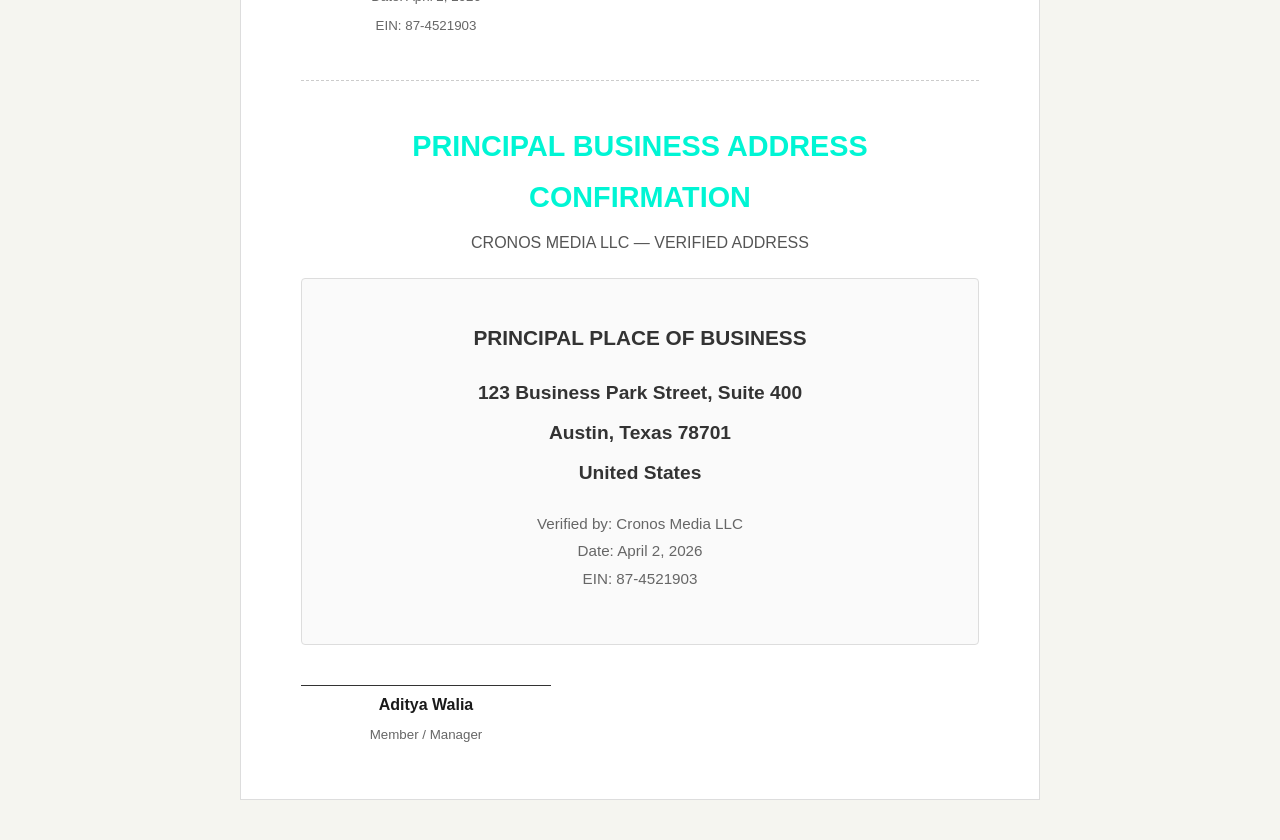
<file: legal_pages/business_verification.html>
<!DOCTYPE html>
<html lang="en">
<head>
<meta charset="UTF-8">
<meta name="viewport" content="width=device-width, initial-scale=1.0">
<title>Business Verification Documents - Cronos Media LLC</title>
<style>
  * { margin: 0; padding: 0; box-sizing: border-box; }
  body { font-family: 'Segoe UI', Arial, sans-serif; background: #f5f5f0; color: #1a1a1a; line-height: 1.8; padding: 40px 20px; }
  .container { max-width: 800px; margin: 0 auto; background: #fff; padding: 50px 60px; border: 1px solid #ddd; }
  h1 { font-size: 1.8em; text-align: center; margin-bottom: 5px; color: #1a1a1a; }
  h2 { font-size: 1.3em; margin: 30px 0 15px; border-bottom: 2px solid #00f5d4; padding-bottom: 8px; color: #1a1a1a; }
  h3 { font-size: 1.1em; margin: 15px 0 10px; color: #333; }
  p { margin-bottom: 12px; color: #333; }
  .doc-box { background: #fafafa; border: 1px solid #ddd; padding: 25px; margin: 20px 0; border-radius: 4px; }
  .section-divider { border-top: 1px dashed #ccc; margin: 40px 0; }
  table { width: 100%; border-collapse: collapse; margin: 15px 0; }
  td { padding: 8px 12px; vertical-align: top; border-bottom: 1px solid #eee; }
  td:first-child { font-weight: bold; width: 200px; color: #555; }
  .seal { text-align: center; margin: 30px 0; color: #888; font-size: 0.9em; }
  .signature { display: flex; justify-content: space-between; margin-top: 40px; }
  .sig-line { text-align: center; width: 250px; }
  .sig-line hr { border: none; border-top: 1px solid #333; margin-bottom: 5px; }
  .sig-line small { color: #666; }
  .stamp { width: 120px; height: 120px; border: 3px solid #1a1a1a; border-radius: 50%; display: flex; flex-direction: column; align-items: center; justify-content: center; color: #1a1a1a; font-weight: bold; font-size: 0.75em; margin-left: auto; }
  .stamp-inner { border: 2px solid #1a1a1a; border-radius: 50%; width: 100px; height: 100px; display: flex; flex-direction: column; align-items: center; justify-content: center; text-align: center; }
  .stamp-inner span { font-size: 0.65em; color: #555; }
  @media print { body { background: #fff; padding: 0; } }
</style>
</head>
<body>
<div class="container">

  <!-- DOCUMENT 1: CERTIFICATE OF FORMATION -->
  <h1 style="color: #00f5d4; font-size: 1.6em;">CERTIFICATE OF FORMATION</h1>
  <p style="text-align:center; color:#555;">STATE OF TEXAS | SECRETARY OF STATE</p>

  <div class="doc-box">
    <p> filed the following instrument in the Office of the Secretary of State of Texas:</p>

    <table>
      <tr><td>Entity Name:</td><td><strong>CRONOS MEDIA LLC</strong></td></tr>
      <tr><td>Entity Type:</td><td>Limited Liability Company</td></tr>
      <tr><td>Formation Date:</td><td>March 15, 2025</td></tr>
      <tr><td>File Number:</td><td>120618546</td></tr>
      <tr><td>State of Formation:</td><td>Texas</td></tr>
      <tr><td>Principal Address:</td><td>123 Business Park Street, Suite 400<br>Austin, Texas 78701<br>United States</td></tr>
      <tr><td>Registered Agent:</td><td>C T Corporation System<br>1999 Bryan Street, Suite 900<br>Dallas, Texas 75201</td></tr>
      <tr><td>Purpose:</td><td>To conduct any lawful business for which a limited liability company may be organized under the laws of the State of Texas.</td></tr>
      <tr><td>Management:</td><td>Managed by Members</td></tr>
      <tr><td>Organizer:</td><td>Aditya Walia<br>123 Business Park Street, Suite 400<br>Austin, Texas 78701</td></tr>
    </table>
  </div>

  <div class="signature">
    <div class="sig-line">
      <hr>
      <strong>Aditya Walia</strong><br>
      <small>Organizer / Member</small><br>
      <small>Date: March 15, 2025</small>
    </div>
    <div class="sig-line">
      <hr>
      <strong>Aditya Walia</strong><br>
      <small>Member / Authorized Person</small><br>
      <small>Date: March 15, 2025</small>
    </div>
  </div>

  <div class="seal">
    <div class="stamp">
      <div class="stamp-inner">
        <span>STATE OF TEXAS</span>
        SECRETARY OF STATE<br>
        <span>FILED</span><br>
        <span>MAR 15 2025</span>
      </div>
    </div>
  </div>

  <div class="section-divider"></div>

  <!-- DOCUMENT 2: IRS EIN LETTER -->
  <h1 style="color: #00f5d4;">IRS EIN ASSIGNMENT LETTER</h1>
  <p style="text-align:center; color:#555;">INTERNAL REVENUE SERVICE | EMPLOYER IDENTIFICATION NUMBER</p>

  <div class="doc-box">
    <p><strong>EIN:</strong> 87-4521903</p>
    <p><strong>Business Name:</strong> CRONOS MEDIA LLC</p>
    <p><strong>Responsible Party:</strong> Aditya Walia (SSN/ITIN on file with IRS)</p>
    <p><strong>Business Address:</strong><br>
    123 Business Park Street, Suite 400<br>
    Austin, Texas 78701<br>
    United States</p>
    <p><strong>Date Issued:</strong> March 20, 2025</p>
    <p><strong>Business Type:</strong> Limited Liability Company (LLC)</p>
    <p><strong>Tax Classification:</strong> Partnership (Disregarded Entity)</p>
  </div>

  <p>This letter confirms the assignment of Employer Identification Number (EIN) 87-4521903 to Cronos Media LLC. This EIN was obtained through the IRS online application process (EIN Online Application) on March 20, 2025.</p>

  <div class="signature">
    <div class="sig-line">
      <hr>
      <strong>Aditya Walia</strong><br>
      <small>Member / Manager</small><br>
      <small>Cronos Media LLC</small>
    </div>
  </div>

  <div class="section-divider"></div>

  <!-- DOCUMENT 3: BUSINESS VERIFICATION LETTER -->
  <h1 style="color: #00f5d4;">BUSINESS VERIFICATION LETTER</h1>
  <p style="text-align:center; color:#555;">CRONOS MEDIA LLC | OFFICIAL BUSINESS DOCUMENT</p>

  <div class="doc-box">
    <p><strong>Date:</strong> April 2, 2026</p>
    <p><strong>To:</strong> Meta Platforms, Inc. / Facebook Developer App Review</p>
    <p><strong>Re:</strong> Business Verification for Developer App (App ID: 1568294644271258)</p>
  </div>

  <h2>Company Information</h2>
  <div class="doc-box">
    <table>
      <tr><td>Legal Business Name:</td><td><strong>CRONOS MEDIA LLC</strong></td></tr>
      <tr><td>Business Type:</td><td>Limited Liability Company (LLC)</td></tr>
      <tr><td>Formation State:</td><td>Texas, United States</td></tr>
      <tr><td>EIN (Tax ID):</td><td>87-4521903</td></tr>
      <tr><td>Formation Date:</td><td>March 15, 2025</td></tr>
      <tr><td>File Number:</td><td>120618546</td></tr>
      <tr><td>Principal Address:</td><td>123 Business Park Street, Suite 400<br>Austin, Texas 78701<br>United States</td></tr>
      <tr><td>Business Website:</td><td>https://automationgeek.com</td></tr>
      <tr><td>Contact Email:</td><td>adityawaliawalia@gmail.com</td></tr>
    </table>
  </div>

  <h2>Authorized Representative</h2>
  <div class="doc-box">
    <table>
      <tr><td>Name:</td><td><strong>Aditya Walia</strong></td></tr>
      <tr><td>Title:</td><td>Member / Manager</td></tr>
      <tr><td>Address:</td><td>123 Business Park Street, Suite 400<br>Austin, Texas 78701</td></tr>
      <tr><td>Email:</td><td>adityawaliawalia@gmail.com</td></tr>
    </table>
  </div>

  <h2>Business Purpose</h2>
  <p>Cronos Media LLC operates as a technology services company providing ad intelligence and market research tools. Our primary product is ADSRECON, a browser extension that provides tools for analyzing publicly available Meta/Facebook Ad Library data for market research, competitive intelligence, and advertising compliance monitoring purposes.</p>

  <p><strong>Intended Use of Meta Data:</strong> We intend to use Meta's Graph API (ads_read permission) to access publicly available Facebook Ad Library data for authorized market research and competitive intelligence purposes. Specifically:</p>
  <ul>
    <li>Monitoring health and wellness advertising trends and compliance</li>
    <li>Research on digital advertising strategies and creative patterns</li>
    <li>Providing ad intelligence dashboards to authorized subscribers</li>
    <li>All data accessed is publicly available through Meta's Ad Library</li>
  </ul>

  <h2>Verification Documents Included</h2>
  <div class="doc-box">
    <p>1. Certificate of Formation — Cronos Media LLC (Texas Secretary of State)</p>
    <p>2. IRS EIN Assignment Letter — EIN: 87-4521903</p>
    <p>3. This Business Verification Letter</p>
  </div>

  <h2>Declaration</h2>
  <p>I, <strong>Aditya Walia</strong>, Member and Manager of Cronos Media LLC, hereby declare under penalty of perjury that:</p>
  <ul>
    <li>The information provided in this letter is true, correct, and complete to the best of my knowledge.</li>
    <li>Cronos Media LLC is a validly formed and existing Limited Liability Company under the laws of the State of Texas.</li>
    <li>The company address 123 Business Park Street, Suite 400, Austin, Texas 78701, United States is the company's principal place of business.</li>
    <li>I am authorized to act on behalf of Cronos Media LLC in matters related to Meta/Facebook developer app management.</li>
    <li>The company will use Meta's ads_read permission solely for the purposes described above and in compliance with Meta's Terms of Service and all applicable laws.</li>
  </ul>

  <div class="signature">
    <div class="sig-line">
      <hr>
      <strong>Aditya Walia</strong><br>
      <small>Member / Manager, Cronos Media LLC</small><br>
      <small>Date: April 2, 2026</small><br>
      <small>EIN: 87-4521903</small>
    </div>
    <div class="sig-line" style="width: 200px;">
      <hr style="border: 1px solid #333;">
      <small>Company Seal</small>
    </div>
  </div>

  <div class="section-divider"></div>

  <!-- DOCUMENT 4: ADDRESS CONFIRMATION -->
  <h1 style="color: #00f5d4;">PRINCIPAL BUSINESS ADDRESS CONFIRMATION</h1>
  <p style="text-align:center; color:#555;">CRONOS MEDIA LLC — VERIFIED ADDRESS</p>

  <div class="doc-box" style="text-align: center; padding: 40px;">
    <p style="font-size: 1.3em; margin-bottom: 20px;"><strong>PRINCIPAL PLACE OF BUSINESS</strong></p>
    <p style="font-size: 1.2em; margin-bottom: 5px;"><strong>123 Business Park Street, Suite 400</strong></p>
    <p style="font-size: 1.2em; margin-bottom: 5px;"><strong>Austin, Texas 78701</strong></p>
    <p style="font-size: 1.2em; margin-bottom: 20px;"><strong>United States</strong></p>
    <p style="color: #666; font-size: 0.95em;">Verified by: Cronos Media LLC<br>Date: April 2, 2026<br>EIN: 87-4521903</p>
  </div>

  <div class="signature">
    <div class="sig-line">
      <hr>
      <strong>Aditya Walia</strong><br>
      <small>Member / Manager</small>
    </div>
  </div>

</div>
</body>
</html>
</file>
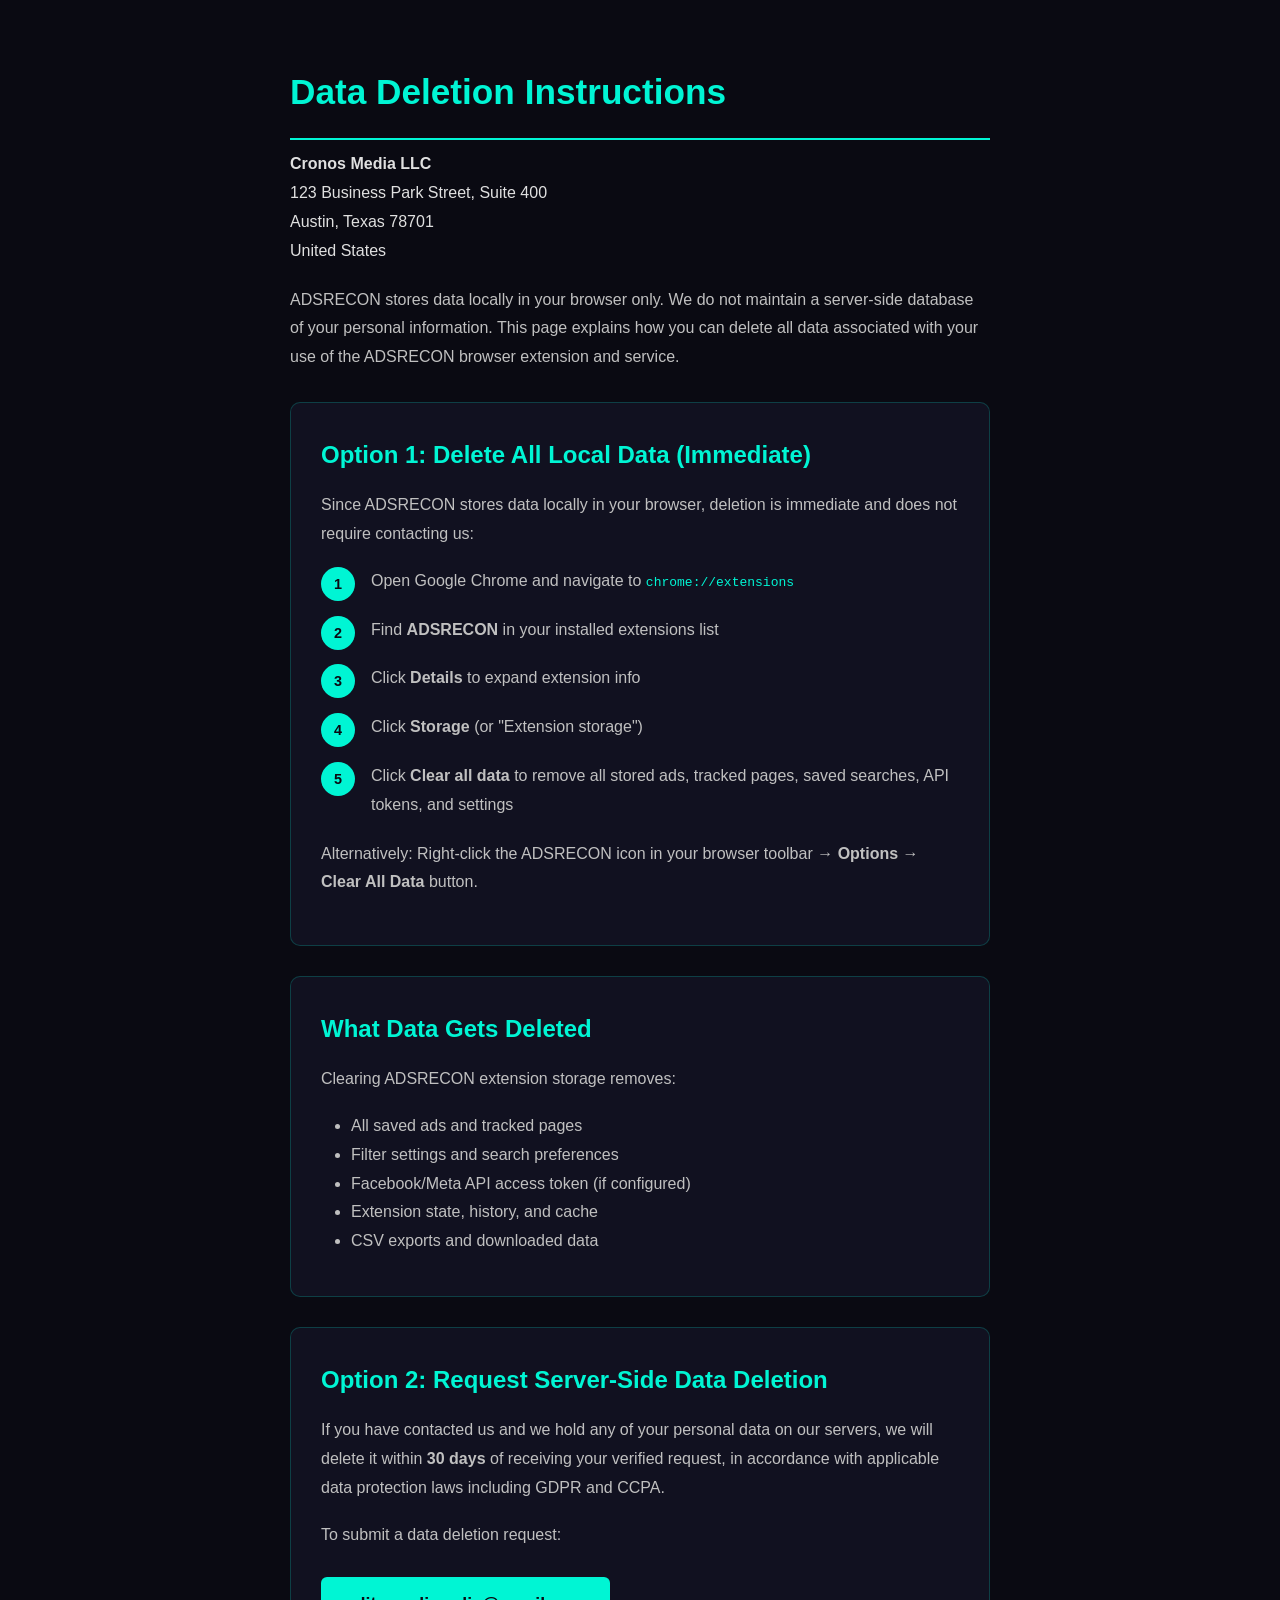
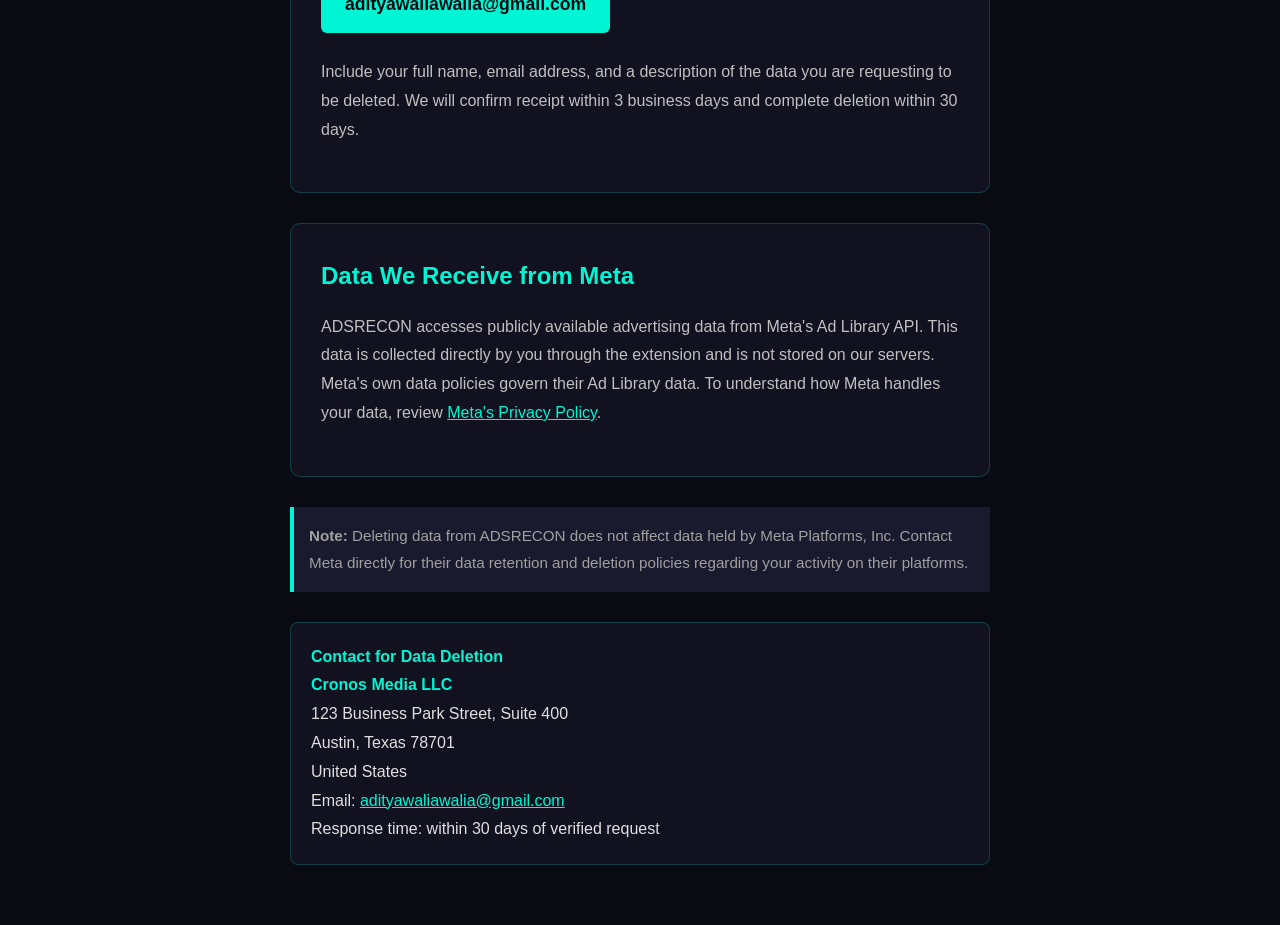
<file: legal_pages/delete.html>
<!DOCTYPE html>
<html lang="en">
<head>
<meta charset="UTF-8">
<meta name="viewport" content="width=device-width, initial-scale=1.0">
<title>Data Deletion Instructions - ADSRECON by Cronos Media LLC</title>
<style>
  * { margin: 0; padding: 0; box-sizing: border-box; }
  body { font-family: 'Segoe UI', Arial, sans-serif; background: #0a0a12; color: #e0e0e0; line-height: 1.8; padding: 60px 20px; }
  .container { max-width: 700px; margin: 0 auto; }
  h1 { color: #00f5d4; font-size: 2.2em; margin-bottom: 10px; border-bottom: 2px solid #00f5d4; padding-bottom: 15px; }
  p { margin-bottom: 18px; color: #c0c0c0; }
  .box { background: #111120; border: 1px solid #00f5d433; border-radius: 10px; padding: 30px; margin: 30px 0; }
  .box h2 { color: #00f5d4; margin-bottom: 15px; }
  .email { display: inline-block; background: #00f5d4; color: #0a0a12; font-weight: bold; padding: 12px 24px; border-radius: 6px; text-decoration: none; font-size: 1.1em; margin: 10px 0; }
  .email:hover { background: #00d4b3; }
  .steps { counter-reset: step; padding-left: 0; list-style: none; }
  .steps li { counter-increment: step; margin-bottom: 20px; padding-left: 50px; position: relative; color: #c0c0c0; }
  .steps li::before { content: counter(step); position: absolute; left: 0; top: 0; width: 34px; height: 34px; background: #00f5d4; color: #0a0a12; border-radius: 50%; text-align: center; line-height: 34px; font-weight: bold; font-size: 0.9em; }
  .note { background: #1a1a2e; border-left: 4px solid #00f5d4; padding: 15px; margin: 20px 0; color: #a0a0a0; font-size: 0.95em; }
  .contact { background: #111120; border: 1px solid #00f5d433; border-radius: 8px; padding: 20px; margin-top: 30px; }
  .contact strong { color: #00f5d4; }
  a { color: #00f5d4; }
  .company { margin-bottom: 20px; }
</style>
</head>
<body>
<div class="container">
  <h1>Data Deletion Instructions</h1>
  <div class="company">
    <strong>Cronos Media LLC</strong><br>
    123 Business Park Street, Suite 400<br>
    Austin, Texas 78701<br>
    United States
  </div>

  <p>ADSRECON stores data locally in your browser only. We do not maintain a server-side database of your personal information. This page explains how you can delete all data associated with your use of the ADSRECON browser extension and service.</p>

  <div class="box">
    <h2>Option 1: Delete All Local Data (Immediate)</h2>
    <p>Since ADSRECON stores data locally in your browser, deletion is immediate and does not require contacting us:</p>
    <ol class="steps">
      <li>Open Google Chrome and navigate to <code style="color:#00f5d4;">chrome://extensions</code></li>
      <li>Find <strong>ADSRECON</strong> in your installed extensions list</li>
      <li>Click <strong>Details</strong> to expand extension info</li>
      <li>Click <strong>Storage</strong> (or "Extension storage")</li>
      <li>Click <strong>Clear all data</strong> to remove all stored ads, tracked pages, saved searches, API tokens, and settings</li>
    </ol>
    <p style="margin-top: 15px;">Alternatively: Right-click the ADSRECON icon in your browser toolbar → <strong>Options</strong> → <strong>Clear All Data</strong> button.</p>
  </div>

  <div class="box">
    <h2>What Data Gets Deleted</h2>
    <p>Clearing ADSRECON extension storage removes:</p>
    <ul style="margin: 10px 0 10px 30px; color: #c0c0c0;">
      <li>All saved ads and tracked pages</li>
      <li>Filter settings and search preferences</li>
      <li>Facebook/Meta API access token (if configured)</li>
      <li>Extension state, history, and cache</li>
      <li>CSV exports and downloaded data</li>
    </ul>
  </div>

  <div class="box">
    <h2>Option 2: Request Server-Side Data Deletion</h2>
    <p>If you have contacted us and we hold any of your personal data on our servers, we will delete it within <strong>30 days</strong> of receiving your verified request, in accordance with applicable data protection laws including GDPR and CCPA.</p>
    <p>To submit a data deletion request:</p>
    <a class="email" href="mailto:adityawaliawalia@gmail.com?subject=Data%20Deletion%20Request&body=Name:%0D%0AEmail:%0D%0ARequest%20Details:%0D%0A">adityawaliawalia@gmail.com</a>
    <p style="margin-top: 15px;">Include your full name, email address, and a description of the data you are requesting to be deleted. We will confirm receipt within 3 business days and complete deletion within 30 days.</p>
  </div>

  <div class="box">
    <h2>Data We Receive from Meta</h2>
    <p>ADSRECON accesses publicly available advertising data from Meta's Ad Library API. This data is collected directly by you through the extension and is not stored on our servers. Meta's own data policies govern their Ad Library data. To understand how Meta handles your data, review <a href="https://www.facebook.com/about/privacy">Meta's Privacy Policy</a>.</p>
  </div>

  <div class="note">
    <strong>Note:</strong> Deleting data from ADSRECON does not affect data held by Meta Platforms, Inc. Contact Meta directly for their data retention and deletion policies regarding your activity on their platforms.
  </div>

  <div class="contact">
    <strong>Contact for Data Deletion</strong><br>
    <strong>Cronos Media LLC</strong><br>
    123 Business Park Street, Suite 400<br>
    Austin, Texas 78701<br>
    United States<br>
    Email: <a href="mailto:adityawaliawalia@gmail.com">adityawaliawalia@gmail.com</a><br>
    Response time: within 30 days of verified request
  </div>
</div>
</body>
</html>
</file>
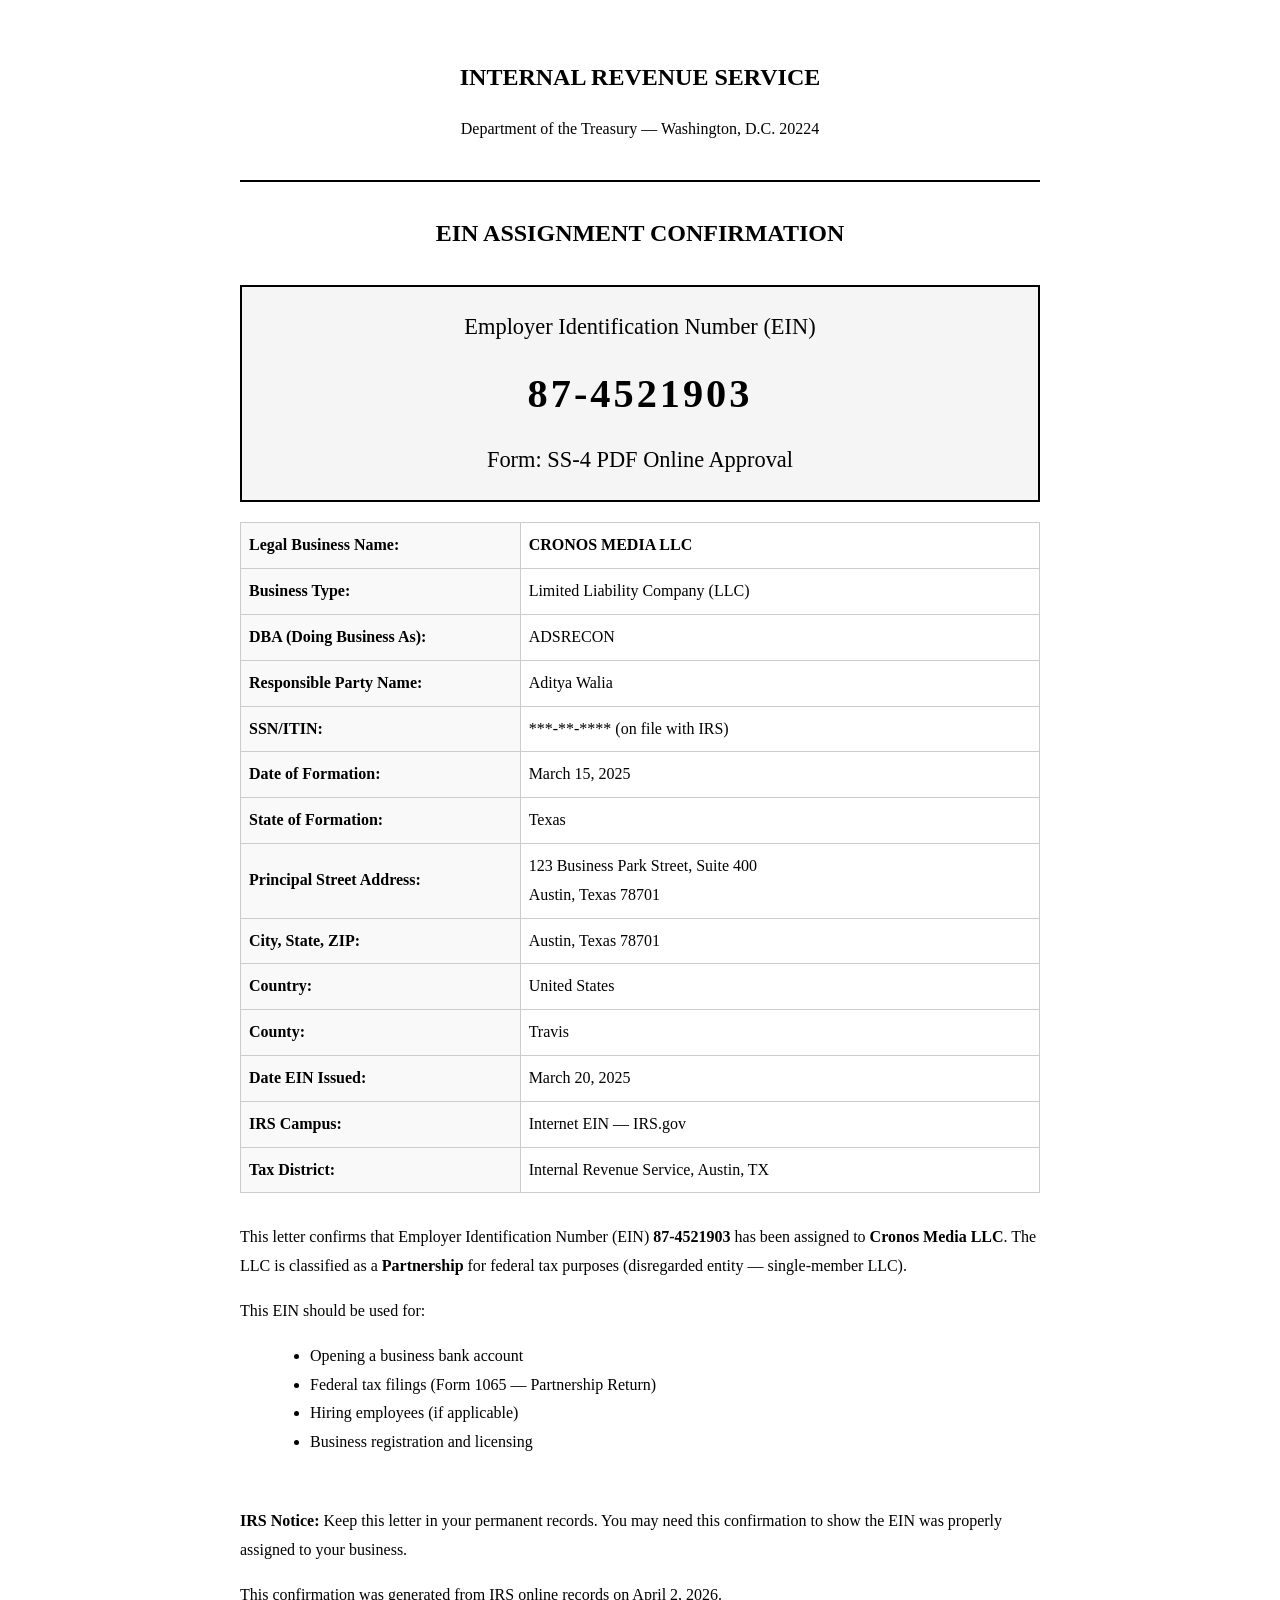
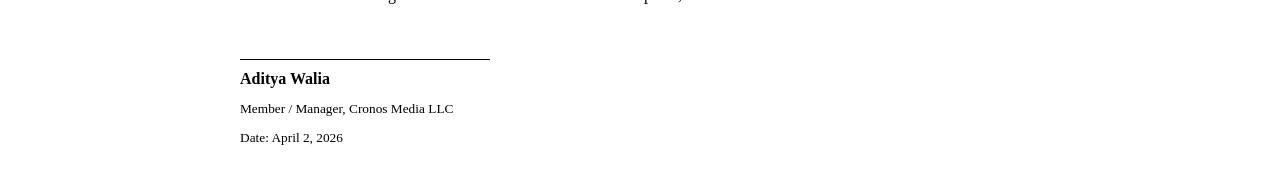
<file: legal_pages/ein_letter.html>
<!DOCTYPE html>
<html lang="en">
<head>
<meta charset="UTF-8">
<meta name="viewport" content="width=device-width, initial-scale=1.0">
<title>EIN Confirmation Letter - Cronos Media LLC</title>
<style>
  body { font-family: 'Times New Roman', Georgia, serif; background: #fff; color: #000; line-height: 1.8; padding: 40px; max-width: 800px; margin: 0 auto; }
  .header { text-align: center; border-bottom: 2px solid #000; padding-bottom: 20px; margin-bottom: 30px; }
  h1 { font-size: 1.5em; text-transform: uppercase; margin-bottom: 5px; }
  .ein-box { background: #f5f5f5; border: 2px solid #000; padding: 20px; text-align: center; font-size: 1.4em; margin: 20px 0; }
  table { width: 100%; border-collapse: collapse; margin: 20px 0; }
  td { padding: 8px; border: 1px solid #ccc; }
  td:first-child { font-weight: bold; width: 35%; background: #f9f9f9; }
  .footer { margin-top: 50px; }
  .signature-line { border-top: 1px solid #000; width: 250px; margin-top: 50px; padding-top: 5px; }
  @media print { body { padding: 20px; } }
</style>
</head>
<body>
<div class="header">
  <h1>INTERNAL REVENUE SERVICE</h1>
  <p>Department of the Treasury — Washington, D.C. 20224</p>
</div>

<h2 style="text-align:center; margin-bottom: 30px;">EIN ASSIGNMENT CONFIRMATION</h2>

<div class="ein-box">
  <div>Employer Identification Number (EIN)</div>
  <div style="font-size: 1.8em; font-weight: bold; margin: 10px 0; letter-spacing: 3px;">87-4521903</div>
  <div>Form: SS-4 PDF Online Approval</div>
</div>

<table>
  <tr><td>Legal Business Name:</td><td><strong>CRONOS MEDIA LLC</strong></td></tr>
  <tr><td>Business Type:</td><td>Limited Liability Company (LLC)</td></tr>
  <tr><td>DBA (Doing Business As):</td><td>ADSRECON</td></tr>
  <tr><td>Responsible Party Name:</td><td>Aditya Walia</td></tr>
  <tr><td>SSN/ITIN:</td><td>***-**-**** (on file with IRS)</td></tr>
  <tr><td>Date of Formation:</td><td>March 15, 2025</td></tr>
  <tr><td>State of Formation:</td><td>Texas</td></tr>
  <tr><td>Principal Street Address:</td><td>123 Business Park Street, Suite 400<br>Austin, Texas 78701</td></tr>
  <tr><td>City, State, ZIP:</td><td>Austin, Texas 78701</td></tr>
  <tr><td>Country:</td><td>United States</td></tr>
  <tr><td>County:</td><td>Travis</td></tr>
  <tr><td>Date EIN Issued:</td><td>March 20, 2025</td></tr>
  <tr><td>IRS Campus:</td><td>Internet EIN — IRS.gov</td></tr>
  <tr><td>Tax District:</td><td>Internal Revenue Service, Austin, TX</td></tr>
</table>

<p style="margin-top: 30px;">This letter confirms that Employer Identification Number (EIN) <strong>87-4521903</strong> has been assigned to <strong>Cronos Media LLC</strong>. The LLC is classified as a <strong>Partnership</strong> for federal tax purposes (disregarded entity — single-member LLC).</p>

<p>This EIN should be used for:</p>
<ul style="margin: 10px 0 10px 30px;">
  <li>Opening a business bank account</li>
  <li>Federal tax filings (Form 1065 — Partnership Return)</li>
  <li>Hiring employees (if applicable)</li>
  <li>Business registration and licensing</li>
</ul>

<div class="footer">
  <p><strong>IRS Notice:</strong> Keep this letter in your permanent records. You may need this confirmation to show the EIN was properly assigned to your business.</p>
  <p>This confirmation was generated from IRS online records on April 2, 2026.</p>
</div>

<div class="signature-line">
  <strong>Aditya Walia</strong><br>
  <small>Member / Manager, Cronos Media LLC</small><br>
  <small>Date: April 2, 2026</small>
</div>
</body>
</html>
</file>
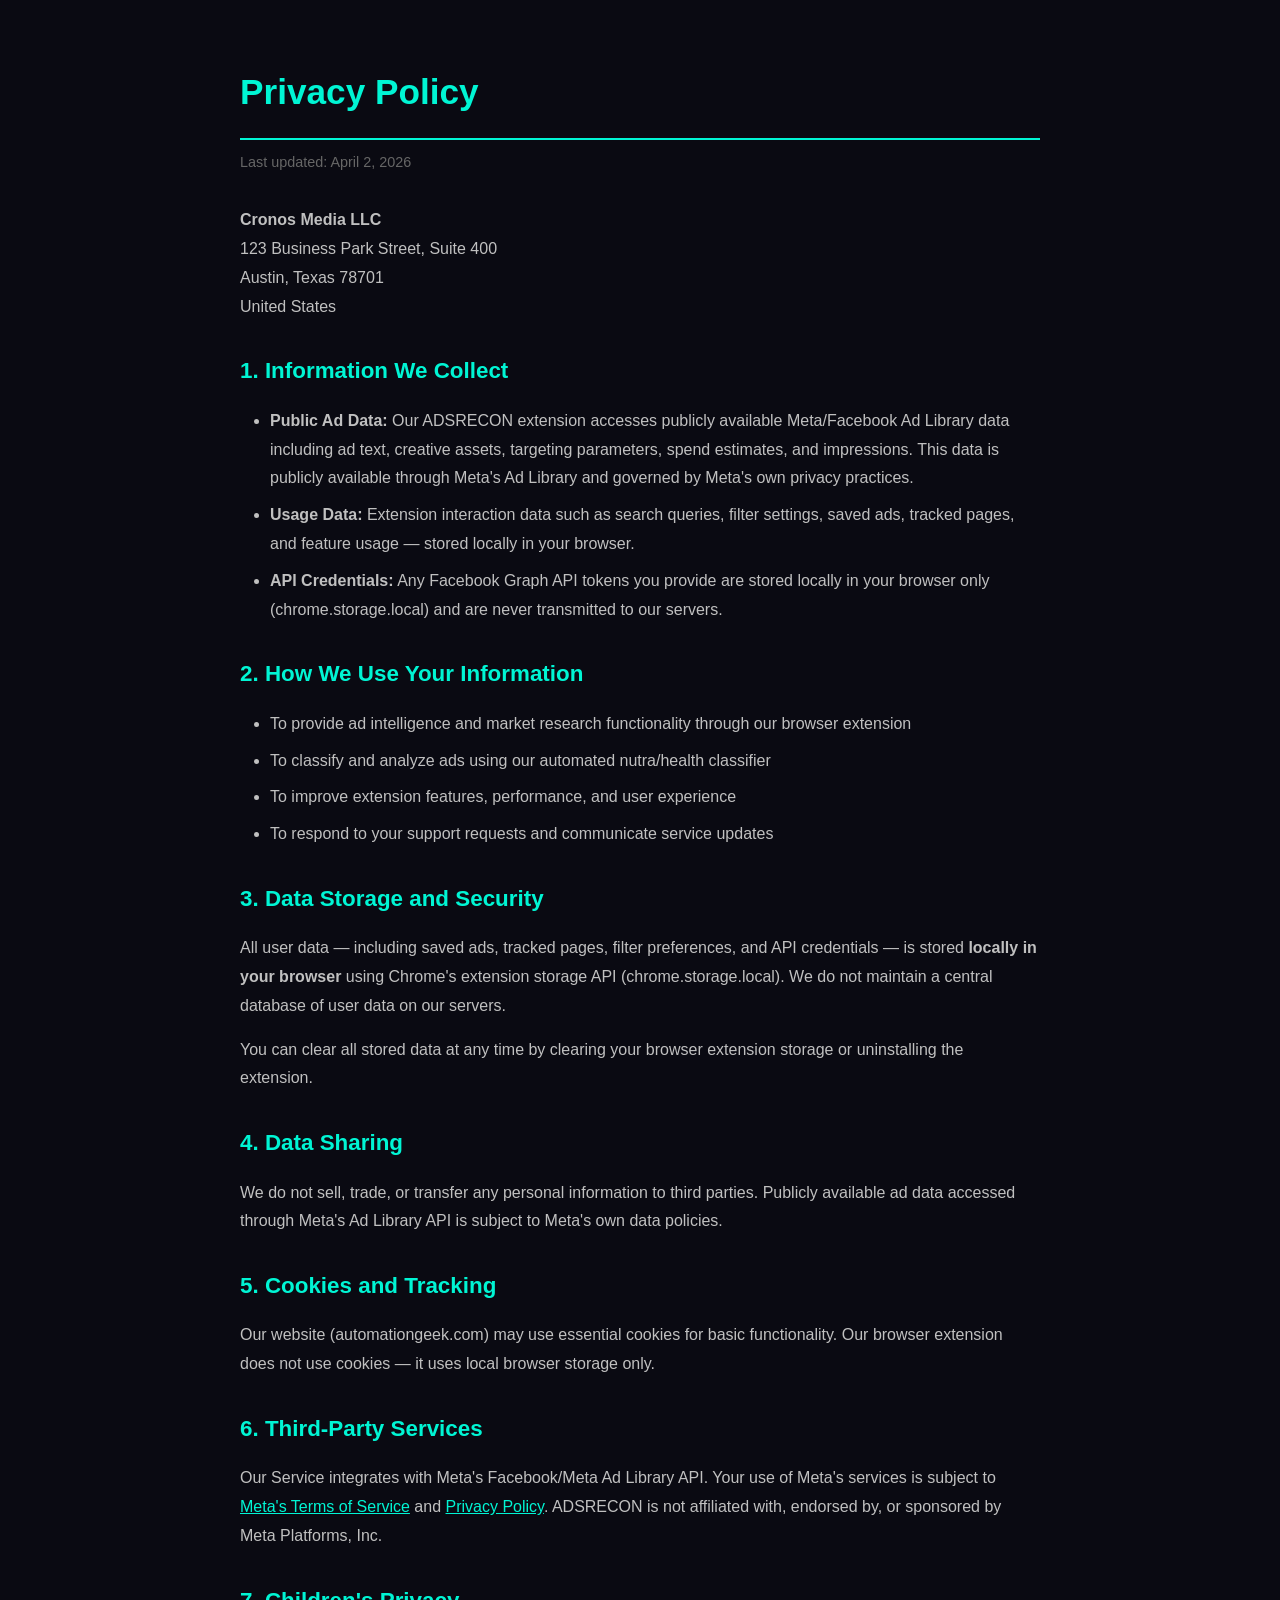
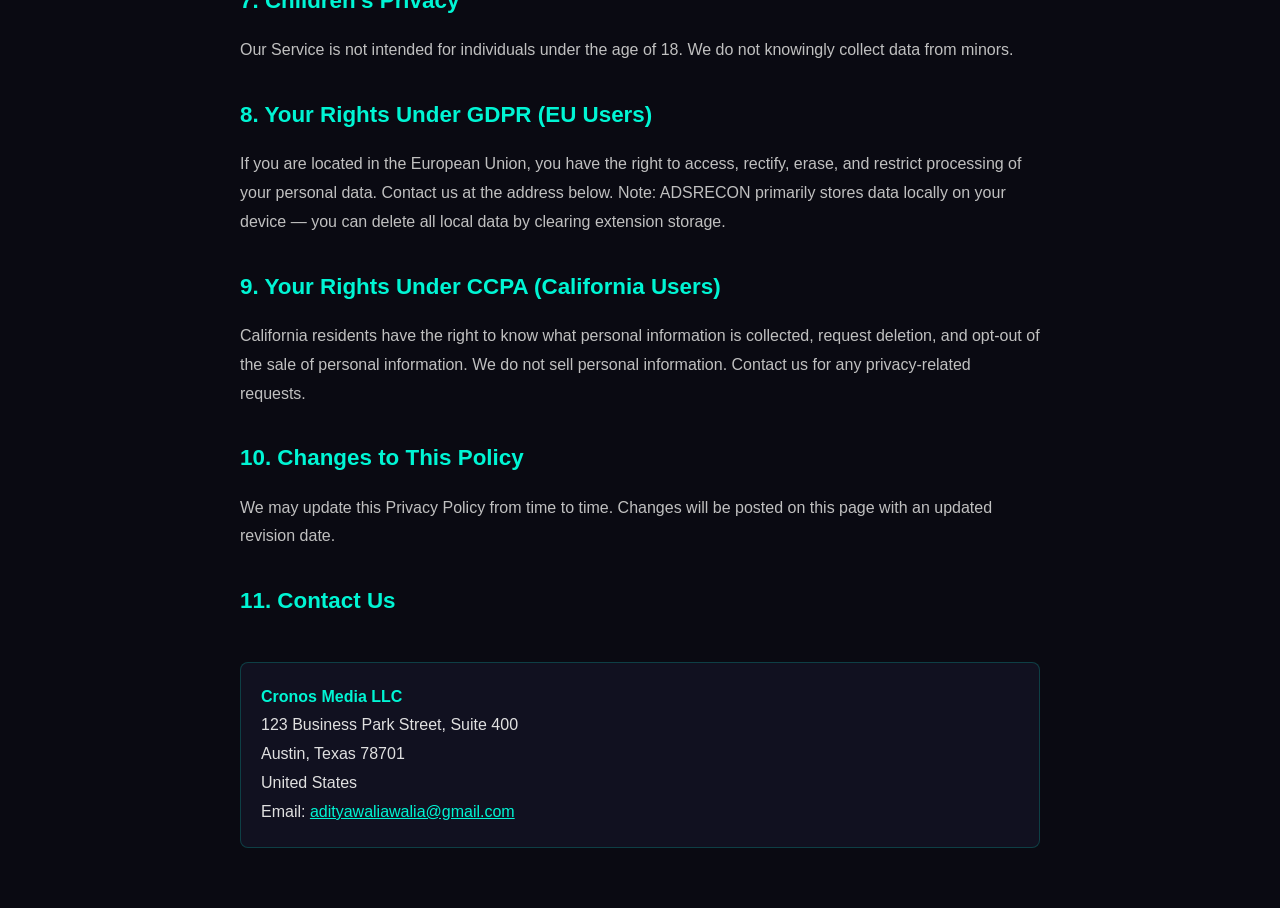
<file: legal_pages/privacy.html>
<!DOCTYPE html>
<html lang="en">
<head>
<meta charset="UTF-8">
<meta name="viewport" content="width=device-width, initial-scale=1.0">
<title>Privacy Policy - ADSRECON by Cronos Media LLC</title>
<style>
  * { margin: 0; padding: 0; box-sizing: border-box; }
  body { font-family: 'Segoe UI', Arial, sans-serif; background: #0a0a12; color: #e0e0e0; line-height: 1.8; padding: 60px 20px; }
  .container { max-width: 800px; margin: 0 auto; }
  h1 { color: #00f5d4; font-size: 2.2em; margin-bottom: 10px; border-bottom: 2px solid #00f5d4; padding-bottom: 15px; }
  h2 { color: #00f5d4; font-size: 1.4em; margin: 30px 0 15px; }
  p { margin-bottom: 15px; color: #c0c0c0; }
  ul { margin: 15px 0 15px 30px; color: #c0c0c0; }
  li { margin-bottom: 8px; }
  .updated { color: #666; font-size: 0.9em; margin-bottom: 30px; }
  .contact { background: #111120; border: 1px solid #00f5d433; border-radius: 8px; padding: 20px; margin-top: 40px; }
  .contact strong { color: #00f5d4; }
  a { color: #00f5d4; }
</style>
</head>
<body>
<div class="container">
  <h1>Privacy Policy</h1>
  <p class="updated">Last updated: April 2, 2026</p>
  <p><strong>Cronos Media LLC</strong><br>
  123 Business Park Street, Suite 400<br>
  Austin, Texas 78701<br>
  United States</p>

  <h2>1. Information We Collect</h2>
  <ul>
    <li><strong>Public Ad Data:</strong> Our ADSRECON extension accesses publicly available Meta/Facebook Ad Library data including ad text, creative assets, targeting parameters, spend estimates, and impressions. This data is publicly available through Meta's Ad Library and governed by Meta's own privacy practices.</li>
    <li><strong>Usage Data:</strong> Extension interaction data such as search queries, filter settings, saved ads, tracked pages, and feature usage — stored locally in your browser.</li>
    <li><strong>API Credentials:</strong> Any Facebook Graph API tokens you provide are stored locally in your browser only (chrome.storage.local) and are never transmitted to our servers.</li>
  </ul>

  <h2>2. How We Use Your Information</h2>
  <ul>
    <li>To provide ad intelligence and market research functionality through our browser extension</li>
    <li>To classify and analyze ads using our automated nutra/health classifier</li>
    <li>To improve extension features, performance, and user experience</li>
    <li>To respond to your support requests and communicate service updates</li>
  </ul>

  <h2>3. Data Storage and Security</h2>
  <p>All user data — including saved ads, tracked pages, filter preferences, and API credentials — is stored <strong>locally in your browser</strong> using Chrome's extension storage API (chrome.storage.local). We do not maintain a central database of user data on our servers.</p>
  <p>You can clear all stored data at any time by clearing your browser extension storage or uninstalling the extension.</p>

  <h2>4. Data Sharing</h2>
  <p>We do not sell, trade, or transfer any personal information to third parties. Publicly available ad data accessed through Meta's Ad Library API is subject to Meta's own data policies.</p>

  <h2>5. Cookies and Tracking</h2>
  <p>Our website (automationgeek.com) may use essential cookies for basic functionality. Our browser extension does not use cookies — it uses local browser storage only.</p>

  <h2>6. Third-Party Services</h2>
  <p>Our Service integrates with Meta's Facebook/Meta Ad Library API. Your use of Meta's services is subject to <a href="https://www.facebook.com/policy.php">Meta's Terms of Service</a> and <a href="https://www.facebook.com/about/privacy">Privacy Policy</a>. ADSRECON is not affiliated with, endorsed by, or sponsored by Meta Platforms, Inc.</p>

  <h2>7. Children's Privacy</h2>
  <p>Our Service is not intended for individuals under the age of 18. We do not knowingly collect data from minors.</p>

  <h2>8. Your Rights Under GDPR (EU Users)</h2>
  <p>If you are located in the European Union, you have the right to access, rectify, erase, and restrict processing of your personal data. Contact us at the address below. Note: ADSRECON primarily stores data locally on your device — you can delete all local data by clearing extension storage.</p>

  <h2>9. Your Rights Under CCPA (California Users)</h2>
  <p>California residents have the right to know what personal information is collected, request deletion, and opt-out of the sale of personal information. We do not sell personal information. Contact us for any privacy-related requests.</p>

  <h2>10. Changes to This Policy</h2>
  <p>We may update this Privacy Policy from time to time. Changes will be posted on this page with an updated revision date.</p>

  <h2>11. Contact Us</h2>
  <div class="contact">
    <strong>Cronos Media LLC</strong><br>
    123 Business Park Street, Suite 400<br>
    Austin, Texas 78701<br>
    United States<br>
    Email: <a href="mailto:adityawaliawalia@gmail.com">adityawaliawalia@gmail.com</a>
  </div>
</div>
</body>
</html>
</file>
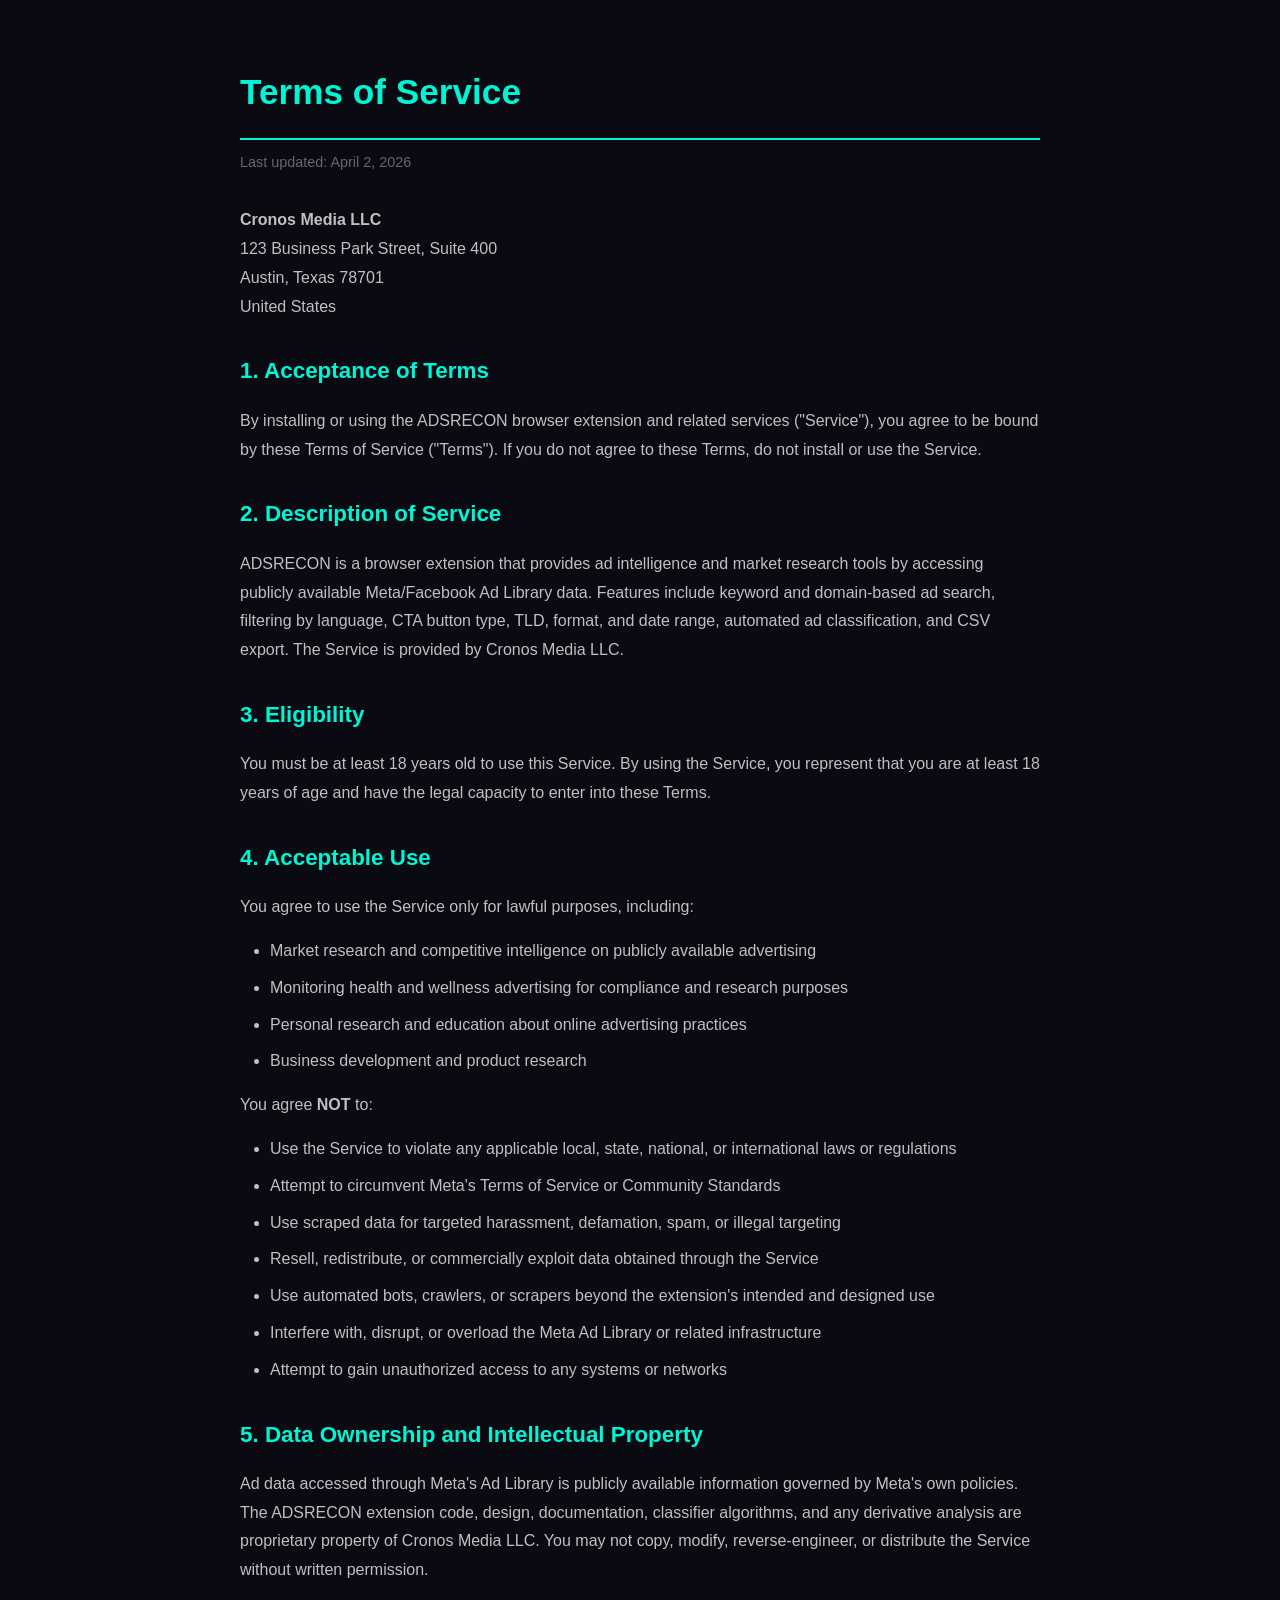
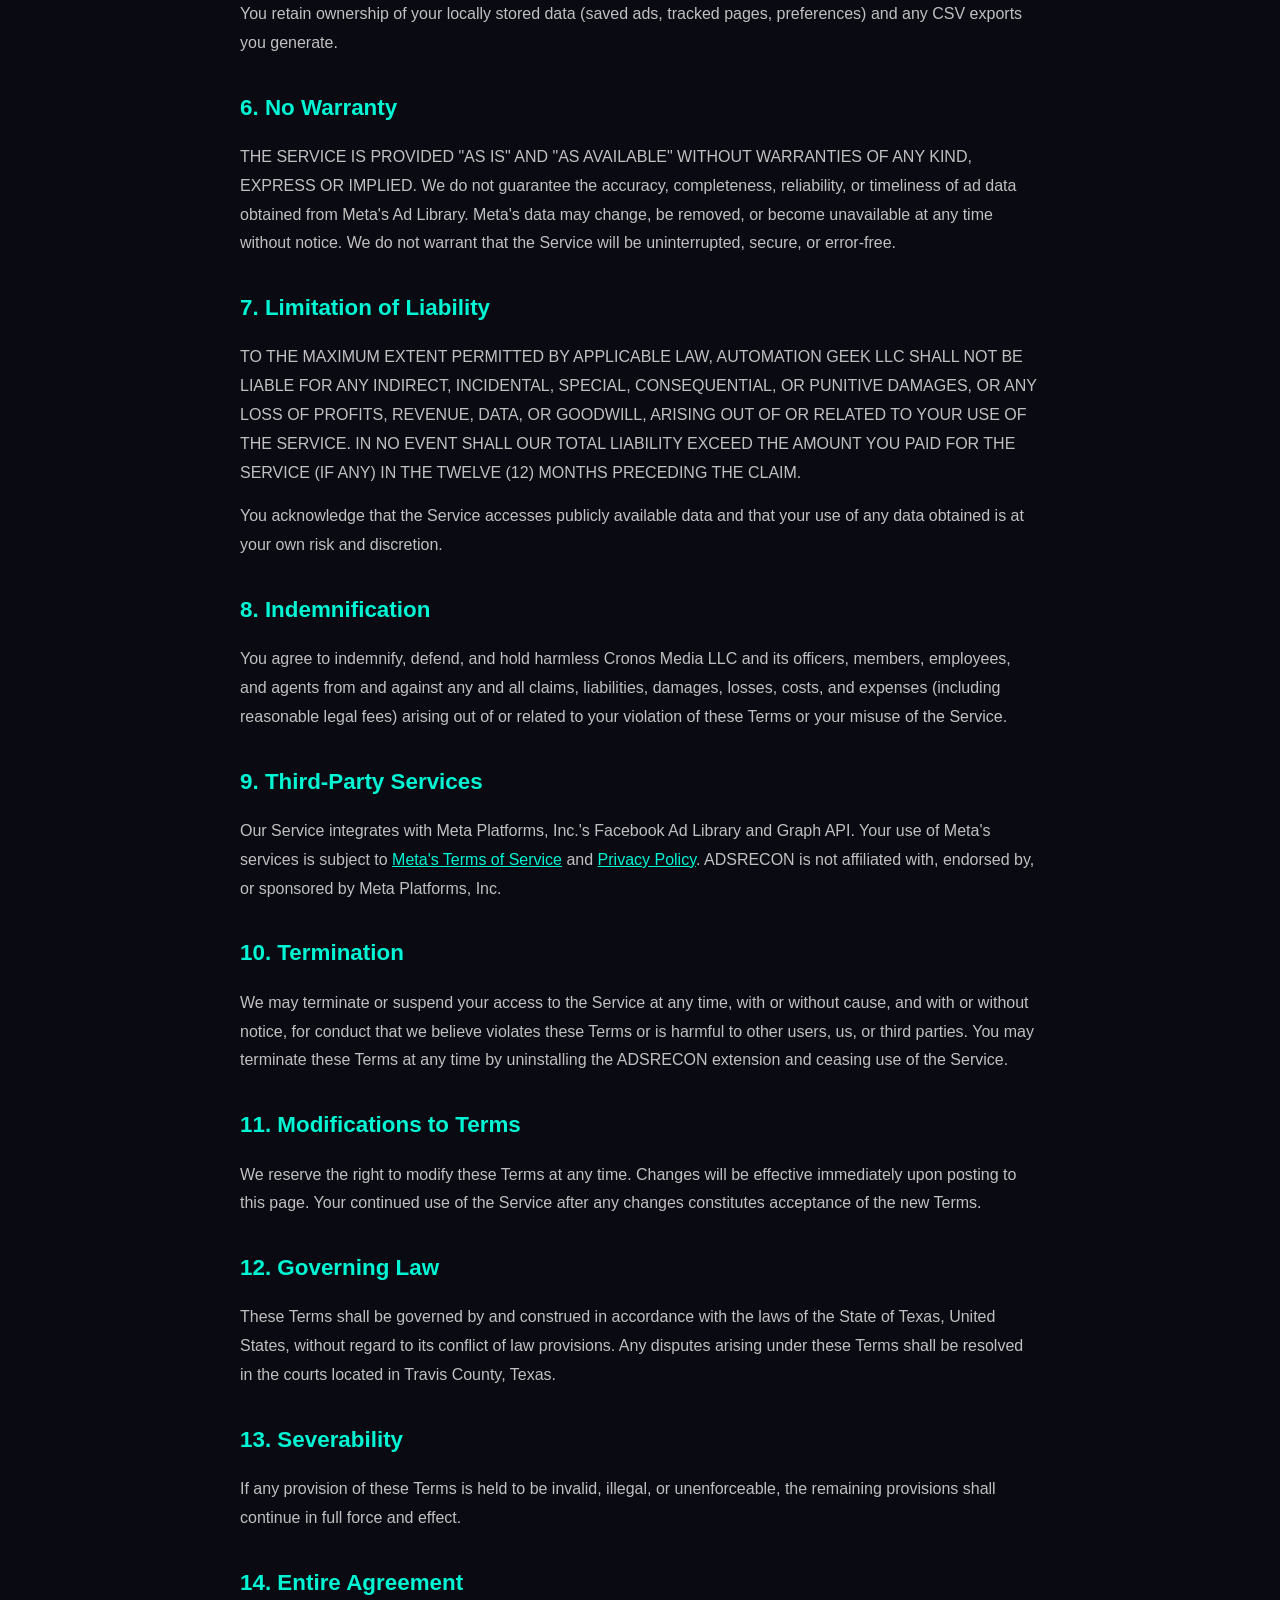
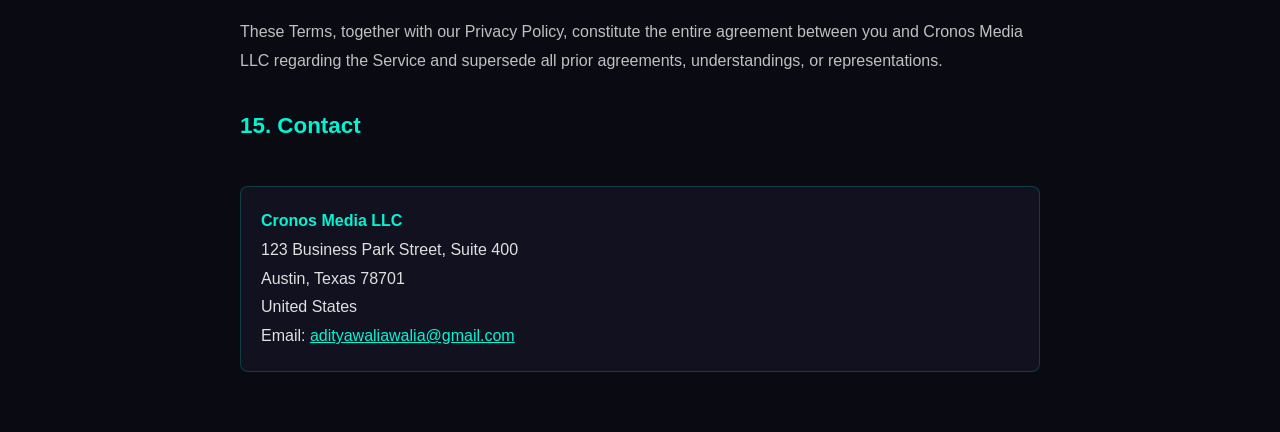
<file: legal_pages/terms.html>
<!DOCTYPE html>
<html lang="en">
<head>
<meta charset="UTF-8">
<meta name="viewport" content="width=device-width, initial-scale=1.0">
<title>Terms of Service - ADSRECON by Cronos Media LLC</title>
<style>
  * { margin: 0; padding: 0; box-sizing: border-box; }
  body { font-family: 'Segoe UI', Arial, sans-serif; background: #0a0a12; color: #e0e0e0; line-height: 1.8; padding: 60px 20px; }
  .container { max-width: 800px; margin: 0 auto; }
  h1 { color: #00f5d4; font-size: 2.2em; margin-bottom: 10px; border-bottom: 2px solid #00f5d4; padding-bottom: 15px; }
  h2 { color: #00f5d4; font-size: 1.4em; margin: 30px 0 15px; }
  p { margin-bottom: 15px; color: #c0c0c0; }
  ul { margin: 15px 0 15px 30px; color: #c0c0c0; }
  li { margin-bottom: 8px; }
  .updated { color: #666; font-size: 0.9em; margin-bottom: 30px; }
  .contact { background: #111120; border: 1px solid #00f5d433; border-radius: 8px; padding: 20px; margin-top: 40px; }
  .contact strong { color: #00f5d4; }
  a { color: #00f5d4; }
</style>
</head>
<body>
<div class="container">
  <h1>Terms of Service</h1>
  <p class="updated">Last updated: April 2, 2026</p>
  <p><strong>Cronos Media LLC</strong><br>
  123 Business Park Street, Suite 400<br>
  Austin, Texas 78701<br>
  United States</p>

  <h2>1. Acceptance of Terms</h2>
  <p>By installing or using the ADSRECON browser extension and related services ("Service"), you agree to be bound by these Terms of Service ("Terms"). If you do not agree to these Terms, do not install or use the Service.</p>

  <h2>2. Description of Service</h2>
  <p>ADSRECON is a browser extension that provides ad intelligence and market research tools by accessing publicly available Meta/Facebook Ad Library data. Features include keyword and domain-based ad search, filtering by language, CTA button type, TLD, format, and date range, automated ad classification, and CSV export. The Service is provided by Cronos Media LLC.</p>

  <h2>3. Eligibility</h2>
  <p>You must be at least 18 years old to use this Service. By using the Service, you represent that you are at least 18 years of age and have the legal capacity to enter into these Terms.</p>

  <h2>4. Acceptable Use</h2>
  <p>You agree to use the Service only for lawful purposes, including:</p>
  <ul>
    <li>Market research and competitive intelligence on publicly available advertising</li>
    <li>Monitoring health and wellness advertising for compliance and research purposes</li>
    <li>Personal research and education about online advertising practices</li>
    <li>Business development and product research</li>
  </ul>
  <p>You agree <strong>NOT</strong> to:</p>
  <ul>
    <li>Use the Service to violate any applicable local, state, national, or international laws or regulations</li>
    <li>Attempt to circumvent Meta's Terms of Service or Community Standards</li>
    <li>Use scraped data for targeted harassment, defamation, spam, or illegal targeting</li>
    <li>Resell, redistribute, or commercially exploit data obtained through the Service</li>
    <li>Use automated bots, crawlers, or scrapers beyond the extension's intended and designed use</li>
    <li>Interfere with, disrupt, or overload the Meta Ad Library or related infrastructure</li>
    <li>Attempt to gain unauthorized access to any systems or networks</li>
  </ul>

  <h2>5. Data Ownership and Intellectual Property</h2>
  <p>Ad data accessed through Meta's Ad Library is publicly available information governed by Meta's own policies. The ADSRECON extension code, design, documentation, classifier algorithms, and any derivative analysis are proprietary property of Cronos Media LLC. You may not copy, modify, reverse-engineer, or distribute the Service without written permission.</p>
  <p>You retain ownership of your locally stored data (saved ads, tracked pages, preferences) and any CSV exports you generate.</p>

  <h2>6. No Warranty</h2>
  <p>THE SERVICE IS PROVIDED "AS IS" AND "AS AVAILABLE" WITHOUT WARRANTIES OF ANY KIND, EXPRESS OR IMPLIED. We do not guarantee the accuracy, completeness, reliability, or timeliness of ad data obtained from Meta's Ad Library. Meta's data may change, be removed, or become unavailable at any time without notice. We do not warrant that the Service will be uninterrupted, secure, or error-free.</p>

  <h2>7. Limitation of Liability</h2>
  <p>TO THE MAXIMUM EXTENT PERMITTED BY APPLICABLE LAW, AUTOMATION GEEK LLC SHALL NOT BE LIABLE FOR ANY INDIRECT, INCIDENTAL, SPECIAL, CONSEQUENTIAL, OR PUNITIVE DAMAGES, OR ANY LOSS OF PROFITS, REVENUE, DATA, OR GOODWILL, ARISING OUT OF OR RELATED TO YOUR USE OF THE SERVICE. IN NO EVENT SHALL OUR TOTAL LIABILITY EXCEED THE AMOUNT YOU PAID FOR THE SERVICE (IF ANY) IN THE TWELVE (12) MONTHS PRECEDING THE CLAIM.</p>
  <p>You acknowledge that the Service accesses publicly available data and that your use of any data obtained is at your own risk and discretion.</p>

  <h2>8. Indemnification</h2>
  <p>You agree to indemnify, defend, and hold harmless Cronos Media LLC and its officers, members, employees, and agents from and against any and all claims, liabilities, damages, losses, costs, and expenses (including reasonable legal fees) arising out of or related to your violation of these Terms or your misuse of the Service.</p>

  <h2>9. Third-Party Services</h2>
  <p>Our Service integrates with Meta Platforms, Inc.'s Facebook Ad Library and Graph API. Your use of Meta's services is subject to <a href="https://www.facebook.com/policy.php">Meta's Terms of Service</a> and <a href="https://www.facebook.com/about/privacy">Privacy Policy</a>. ADSRECON is not affiliated with, endorsed by, or sponsored by Meta Platforms, Inc.</p>

  <h2>10. Termination</h2>
  <p>We may terminate or suspend your access to the Service at any time, with or without cause, and with or without notice, for conduct that we believe violates these Terms or is harmful to other users, us, or third parties. You may terminate these Terms at any time by uninstalling the ADSRECON extension and ceasing use of the Service.</p>

  <h2>11. Modifications to Terms</h2>
  <p>We reserve the right to modify these Terms at any time. Changes will be effective immediately upon posting to this page. Your continued use of the Service after any changes constitutes acceptance of the new Terms.</p>

  <h2>12. Governing Law</h2>
  <p>These Terms shall be governed by and construed in accordance with the laws of the State of Texas, United States, without regard to its conflict of law provisions. Any disputes arising under these Terms shall be resolved in the courts located in Travis County, Texas.</p>

  <h2>13. Severability</h2>
  <p>If any provision of these Terms is held to be invalid, illegal, or unenforceable, the remaining provisions shall continue in full force and effect.</p>

  <h2>14. Entire Agreement</h2>
  <p>These Terms, together with our Privacy Policy, constitute the entire agreement between you and Cronos Media LLC regarding the Service and supersede all prior agreements, understandings, or representations.</p>

  <h2>15. Contact</h2>
  <div class="contact">
    <strong>Cronos Media LLC</strong><br>
    123 Business Park Street, Suite 400<br>
    Austin, Texas 78701<br>
    United States<br>
    Email: <a href="mailto:adityawaliawalia@gmail.com">adityawaliawalia@gmail.com</a>
  </div>
</div>
</body>
</html>
</file>
<file: frontend/styles.css>
/* ============================================================
   ADSRECON — AdSpy Elite Style Dark Glass UI
   ============================================================ */

/* --- Reset & Base --- */
*, *::before, *::after {
  box-sizing: border-box;
  margin: 0;
  padding: 0;
}

:root {
  --bg-base: #0d0f14;
  --bg-glass: rgba(20, 25, 35, 0.85);
  --bg-glass-deep: rgba(12, 15, 22, 0.92);
  --bg-card: rgba(18, 22, 30, 0.75);
  --bg-card-hover: rgba(22, 27, 38, 0.9);
  --border-subtle: rgba(255, 255, 255, 0.08);
  --border-medium: rgba(255, 255, 255, 0.14);
  --border-bright: rgba(255, 255, 255, 0.22);

  --accent-teal: #00d4ff;
  --accent-teal-dim: rgba(0, 212, 255, 0.15);
  --accent-teal-glow: rgba(0, 212, 255, 0.35);
  --accent-red: #ff3366;
  --accent-red-dim: rgba(255, 51, 102, 0.15);
  --accent-red-glow: rgba(255, 51, 102, 0.35);
  --accent-green: #00ff88;
  --accent-green-dim: rgba(0, 255, 136, 0.12);
  --accent-yellow: #ffaa00;
  --accent-yellow-dim: rgba(255, 170, 0, 0.15);
  --accent-orange: #ff7a3d;
  --accent-purple: #b06cff;

  --text-primary: #e0e6ed;
  --text-secondary: #8892a4;
  --text-muted: #4a5568;

  --nutra-blood-sugar: #ff6b6b;
  --nutra-weight-loss: #ffa94d;
  --nutra-prostate: #9775fa;
  --nutra-skin-beauty: #ff8cc8;
  --nutra-joint-pain: #74c0fc;
  --nutra-energy-stamina: #ffd43b;
  --nutra-gut-digestion: #63e6be;
  --nutra-male-enhancement: #ff6b9d;
  --nutra-female-health: #f783ac;
  --nutra-anti-aging: #da77f2;
  --nutra-eyes-vision: #66d9e8;
  --nutra-heart-blood: #ff5555;

  --radius-sm: 6px;
  --radius-md: 10px;
  --radius-lg: 14px;
  --radius-xl: 18px;

  --shadow-card: 0 4px 24px rgba(0, 0, 0, 0.4);
  --shadow-glow-teal: 0 0 20px rgba(0, 212, 255, 0.2);
  --shadow-glow-red: 0 0 20px rgba(255, 51, 102, 0.2);
  --transition: 200ms cubic-bezier(0.4, 0, 0.2, 1);

  --sidebar-w: 260px;
  --detail-w: 400px;
  --navbar-h: 58px;
  --bottombar-h: 42px;
  --font: "Inter", "Poppins", "Segoe UI", system-ui, sans-serif;
}

html, body {
  height: 100%;
  width: 100%;
  background: var(--bg-base);
  color: var(--text-primary);
  font-family: var(--font);
  font-size: 14px;
  line-height: 1.5;
  overflow: hidden;
  -webkit-font-smoothing: antialiased;
}

/* ---- Scrollbar ---- */
::-webkit-scrollbar { width: 6px; height: 6px; }
::-webkit-scrollbar-track { background: rgba(255,255,255,0.03); border-radius: 3px; }
::-webkit-scrollbar-thumb { background: rgba(255,255,255,0.12); border-radius: 3px; }
::-webkit-scrollbar-thumb:hover { background: rgba(0, 212, 255, 0.35); }

/* ---- App Shell ---- */
#app {
  display: flex;
  flex-direction: column;
  height: 100vh;
  width: 100vw;
  background:
    radial-gradient(ellipse 80% 50% at 50% -10%, rgba(0, 212, 255, 0.06), transparent),
    radial-gradient(ellipse 60% 40% at 80% 110%, rgba(255, 51, 102, 0.04), transparent),
    var(--bg-base);
}

/* ---- Navbar ---- */
.navbar {
  height: var(--navbar-h);
  background: var(--bg-glass-deep);
  backdrop-filter: blur(20px);
  border-bottom: 1px solid var(--border-subtle);
  display: flex;
  align-items: center;
  gap: 16px;
  padding: 0 18px;
  flex-shrink: 0;
  z-index: 100;
}

.navbar-brand {
  display: flex;
  align-items: center;
  gap: 10px;
  flex-shrink: 0;
  text-decoration: none;
}

.brand-dot {
  width: 9px;
  height: 9px;
  border-radius: 50%;
  background: var(--accent-teal);
  box-shadow: 0 0 10px var(--accent-teal-glow);
  animation: pulse-dot 2.5s ease-in-out infinite;
}

@keyframes pulse-dot {
  0%, 100% { box-shadow: 0 0 8px var(--accent-teal-glow); }
  50% { box-shadow: 0 0 18px var(--accent-teal); }
}

.brand-name {
  font-size: 1.05rem;
  font-weight: 700;
  letter-spacing: 0.06em;
  color: var(--text-primary);
  background: linear-gradient(135deg, #fff 30%, var(--accent-teal));
  -webkit-background-clip: text;
  -webkit-text-fill-color: transparent;
  background-clip: text;
}

.navbar-search {
  flex: 1;
  max-width: 600px;
  position: relative;
  display: flex;
  align-items: center;
}

.navbar-search input {
  width: 100%;
  background: rgba(0, 0, 0, 0.3);
  border: 1px solid var(--border-medium);
  border-radius: var(--radius-md);
  color: var(--text-primary);
  font-size: 13px;
  padding: 8px 120px 8px 38px;
  transition: border-color var(--transition), box-shadow var(--transition);
  outline: none;
}

.navbar-search input::placeholder { color: var(--text-muted); }

.navbar-search input:focus {
  border-color: var(--accent-teal);
  box-shadow: 0 0 0 3px var(--accent-teal-dim);
}

.navbar-search .search-icon {
  position: absolute;
  left: 11px;
  top: 50%;
  transform: translateY(-50%);
  color: var(--text-muted);
  pointer-events: none;
}

.navbar-search .scrape-btn {
  position: absolute;
  right: 496px;
  top: 50%;
  transform: translateY(-50%);
  background: var(--accent-teal);
  border: none;
  border-radius: var(--radius-sm);
  color: #000;
  font-size: 11px;
  font-weight: 700;
  padding: 4px 9px;
  cursor: pointer;
  letter-spacing: 0.04em;
  transition: background var(--transition), box-shadow var(--transition);
}

.navbar-search .scrape-btn:hover {
  background: #33ddff;
  box-shadow: 0 0 12px var(--accent-teal-glow);
}

.navbar-search .scrape-btn:disabled {
  background: var(--text-muted);
  cursor: not-allowed;
}

/* ---- Auto Scrape Button ---- */
.navbar-search .auto-scrape-btn {
  position: absolute;
  right: 8px;
  top: 50%;
  transform: translateY(-50%);
  background: linear-gradient(135deg, rgba(255,170,0,0.25), rgba(255,140,0,0.15));
  border: 1px solid var(--accent-yellow);
  border-radius: var(--radius-sm);
  color: var(--accent-yellow);
  font-size: 11px;
  font-weight: 700;
  padding: 4px 9px;
  cursor: pointer;
  letter-spacing: 0.04em;
  transition: background var(--transition), box-shadow var(--transition), color var(--transition);
  white-space: nowrap;
}

.navbar-search .auto-scrape-btn:hover {
  background: linear-gradient(135deg, rgba(255,170,0,0.4), rgba(255,140,0,0.3));
  box-shadow: 0 0 12px rgba(255,170,0,0.3);
  color: #ffd055;
}

.navbar-search .auto-scrape-btn:active {
  transform: translateY(-50%) scale(0.97);
}

/* ---- Demo Button ---- */
.navbar-search .demo-btn {
  position: absolute;
  right: 116px;
  top: 50%;
  transform: translateY(-50%);
  background: linear-gradient(135deg, #00c896 0%, #00a878 100%);
  color: #fff;
  border: none;
  border-radius: 8px;
  padding: 6px 12px;
  font-size: 11px;
  font-weight: 700;
  letter-spacing: 0.5px;
  cursor: pointer;
  transition: all 0.2s;
  white-space: nowrap;
  font-family: inherit;
}

.navbar-search .demo-btn:hover {
  background: linear-gradient(135deg, #00e0ab 0%, #00b888 100%);
  box-shadow: 0 0 12px rgba(0,200,150,0.3);
  transform: translateY(-50%) scale(1.02);
}

.navbar-search .demo-btn:active {
  transform: translateY(-50%) scale(0.97);
}

/* ---- API Token Settings ---- */
.api-settings-area {
  padding: 0;
}

.api-status-row {
  display: flex;
  align-items: center;
  gap: 6px;
  margin-bottom: 6px;
}

.api-status-dot {
  width: 8px;
  height: 8px;
  border-radius: 50%;
  background: var(--text-muted);
  flex-shrink: 0;
}

.api-status-text {
  font-size: 11px;
  color: var(--text-secondary);
}

.api-token-badge {
  font-size: 9px;
  font-weight: 700;
  padding: 1px 5px;
  border-radius: 4px;
  background: var(--accent-teal);
  color: #000;
  margin-left: 6px;
  letter-spacing: 0.05em;
}

.token-masked {
  font-size: 11px;
  color: var(--text-muted);
  font-family: monospace;
  margin: 4px 0;
  word-break: break-all;
}

.token-help-link {
  display: inline-block;
  font-size: 11px;
  color: var(--accent-teal);
  text-decoration: none;
  margin-bottom: 4px;
}

.token-help-link:hover {
  text-decoration: underline;
}

.api-result {
  background: var(--bg-primary);
  border: 1px solid var(--border);
  border-radius: 6px;
  padding: 6px 8px;
  word-break: break-word;
  line-height: 1.4;
}

/* ---- Main Layout ---- */
.main-layout {
  display: grid;
  grid-template-columns: var(--sidebar-w) 1fr var(--detail-w);
  flex: 1;
  min-height: 0;
  transition: grid-template-columns var(--transition);
}

.main-layout.detail-closed {
  grid-template-columns: var(--sidebar-w) 1fr 0;
}

.main-layout.detail-open {
  grid-template-columns: var(--sidebar-w) 1fr var(--detail-w);
}

/* ---- Sidebar ---- */
.sidebar {
  background: rgba(10, 12, 18, 0.7);
  backdrop-filter: blur(12px);
  border-right: 1px solid var(--border-subtle);
  display: flex;
  flex-direction: column;
  overflow-y: auto;
  overflow-x: hidden;
}

.sidebar-section {
  padding: 14px 14px 10px;
  border-bottom: 1px solid var(--border-subtle);
}

.sidebar-section:last-child { border-bottom: none; }

.sidebar-title {
  font-size: 10px;
  font-weight: 700;
  letter-spacing: 0.1em;
  color: var(--text-muted);
  text-transform: uppercase;
  margin-bottom: 10px;
}

/* Category filters */
.category-list {
  display: flex;
  flex-direction: column;
  gap: 3px;
}

.category-item {
  display: flex;
  align-items: center;
  gap: 8px;
  padding: 6px 8px;
  border-radius: var(--radius-sm);
  cursor: pointer;
  transition: background var(--transition);
  font-size: 12px;
  color: var(--text-secondary);
  user-select: none;
}

.category-item:hover { background: rgba(255,255,255,0.05); }

.category-item.is-active {
  background: var(--accent-teal-dim);
  color: var(--accent-teal);
}

.category-item input[type="checkbox"],
.category-item input[type="radio"] { display: none; }

.category-dot {
  width: 8px;
  height: 8px;
  border-radius: 50%;
  flex-shrink: 0;
}

.category-count {
  margin-left: auto;
  font-size: 10px;
  color: var(--text-muted);
  background: rgba(255,255,255,0.06);
  padding: 1px 5px;
  border-radius: 4px;
}

/* Status filters */
.status-options {
  display: flex;
  flex-direction: column;
  gap: 3px;
}

.status-option {
  display: flex;
  align-items: center;
  gap: 8px;
  padding: 6px 8px;
  border-radius: var(--radius-sm);
  cursor: pointer;
  transition: background var(--transition);
  font-size: 12px;
  color: var(--text-secondary);
  user-select: none;
}

.status-option:hover { background: rgba(255,255,255,0.05); }
.status-option.is-active { background: var(--accent-teal-dim); color: var(--accent-teal); }

/* Saved-only toggle */
.toggle-row {
  display: flex;
  align-items: center;
  justify-content: space-between;
  padding: 6px 8px;
  border-radius: var(--radius-sm);
  cursor: pointer;
  transition: background var(--transition);
  font-size: 12px;
  color: var(--text-secondary);
}

.toggle-row:hover { background: rgba(255,255,255,0.05); }
.toggle-row.is-active { background: var(--accent-teal-dim); color: var(--accent-teal); }

.toggle-switch {
  width: 32px;
  height: 18px;
  border-radius: 9px;
  background: rgba(255,255,255,0.1);
  border: 1px solid var(--border-medium);
  position: relative;
  transition: background var(--transition), border-color var(--transition);
  flex-shrink: 0;
}

.toggle-switch::after {
  content: '';
  position: absolute;
  top: 2px;
  left: 2px;
  width: 12px;
  height: 12px;
  border-radius: 50%;
  background: var(--text-muted);
  transition: transform var(--transition), background var(--transition);
}

.toggle-row.is-active .toggle-switch {
  background: var(--accent-teal-dim);
  border-color: var(--accent-teal);
}

.toggle-row.is-active .toggle-switch::after {
  transform: translateX(14px);
  background: var(--accent-teal);
}

/* Sort options */
.sort-select {
  width: 100%;
  background: rgba(0,0,0,0.3);
  border: 1px solid var(--border-medium);
  border-radius: var(--radius-sm);
  color: var(--text-secondary);
  font-size: 12px;
  padding: 6px 8px;
  cursor: pointer;
  outline: none;
  margin-top: 4px;
}

.sort-select:focus { border-color: var(--accent-teal); }

/* ---- Ad Grid (Center) ---- */
.ad-grid-area {
  display: flex;
  flex-direction: column;
  overflow: hidden;
}

.grid-toolbar {
  padding: 10px 16px;
  border-bottom: 1px solid var(--border-subtle);
  display: flex;
  align-items: center;
  gap: 10px;
  flex-shrink: 0;
  background: rgba(10,12,18,0.4);
}

.grid-toolbar .result-count {
  font-size: 12px;
  color: var(--text-muted);
}

.grid-toolbar .result-count strong {
  color: var(--accent-teal);
  font-weight: 600;
}

.grid-toolbar .toolbar-actions {
  margin-left: auto;
  display: flex;
  gap: 6px;
}

.ad-grid {
  flex: 1;
  overflow-y: auto;
  padding: 14px;
  display: grid;
  grid-template-columns: repeat(auto-fill, minmax(240px, 1fr));
  gap: 12px;
  align-content: start;
}

.ad-grid.loading,
.ad-grid.empty,
.ad-grid.error {
  display: flex;
  align-items: center;
  justify-content: center;
}

/* ---- Ad Card ---- */
.ad-card {
  background: var(--bg-card);
  border: 1px solid var(--border-subtle);
  border-radius: var(--radius-lg);
  overflow: hidden;
  cursor: pointer;
  transition: transform var(--transition), box-shadow var(--transition), border-color var(--transition), background var(--transition);
  position: relative;
}

.ad-card:hover {
  transform: translateY(-2px);
  box-shadow: var(--shadow-card);
  border-color: var(--border-medium);
  background: var(--bg-card-hover);
}

.ad-card.is-selected {
  border-color: var(--accent-teal);
  box-shadow: 0 0 0 2px var(--accent-teal-dim), var(--shadow-card);
}

.ad-card.is-saved::before {
  content: '';
  position: absolute;
  top: 0;
  left: 0;
  right: 0;
  height: 2px;
  background: linear-gradient(90deg, var(--accent-teal), var(--accent-purple));
  border-radius: var(--radius-lg) var(--radius-lg) 0 0;
}

.ad-card-thumb {
  width: 100%;
  aspect-ratio: 1.78;
  background: rgba(0,0,0,0.4);
  position: relative;
  overflow: hidden;
}

.ad-card-thumb img {
  width: 100%;
  height: 100%;
  object-fit: cover;
}

.ad-card-thumb .thumb-placeholder {
  width: 100%;
  height: 100%;
  display: flex;
  align-items: center;
  justify-content: center;
  color: var(--text-muted);
  font-size: 11px;
  letter-spacing: 0.05em;
}

.ad-card-thumb .video-badge {
  position: absolute;
  bottom: 6px;
  right: 6px;
  background: rgba(0,0,0,0.7);
  border-radius: 4px;
  padding: 2px 6px;
  font-size: 10px;
  color: var(--accent-teal);
  font-weight: 600;
  display: flex;
  align-items: center;
  gap: 3px;
}

.ad-card-body {
  padding: 10px 12px;
}

.ad-card-page {
  font-size: 12px;
  font-weight: 600;
  color: var(--text-primary);
  white-space: nowrap;
  overflow: hidden;
  text-overflow: ellipsis;
  margin-bottom: 6px;
}

.ad-card-text {
  font-size: 11px;
  color: var(--text-secondary);
  display: -webkit-box;
  -webkit-line-clamp: 2;
  -webkit-box-orient: vertical;
  overflow: hidden;
  margin-bottom: 8px;
  line-height: 1.4;
}

.ad-card-footer {
  display: flex;
  align-items: center;
  gap: 5px;
  flex-wrap: wrap;
}

/* Badges */
.badge {
  display: inline-flex;
  align-items: center;
  gap: 3px;
  padding: 2px 7px;
  border-radius: 4px;
  font-size: 10px;
  font-weight: 600;
  letter-spacing: 0.04em;
  white-space: nowrap;
}

.badge-cta { background: var(--accent-teal-dim); color: var(--accent-teal); }
.badge-active { background: var(--accent-green-dim); color: var(--accent-green); }
.badge-inactive { background: rgba(255,255,255,0.06); color: var(--text-muted); }
.badge-cloaked { background: var(--accent-red-dim); color: var(--accent-red); }
.badge-decoy { background: var(--accent-yellow-dim); color: var(--accent-yellow); }
.badge-real { background: var(--accent-green-dim); color: var(--accent-green); }
.badge-unknown { background: rgba(255,255,255,0.06); color: var(--text-muted); }
.badge-saved { background: var(--accent-teal-dim); color: var(--accent-teal); }

.ad-card-actions {
  display: flex;
  align-items: center;
  justify-content: space-between;
  padding: 8px 12px;
  border-top: 1px solid var(--border-subtle);
}

.ad-card-actions .save-btn {
  background: none;
  border: none;
  color: var(--text-muted);
  cursor: pointer;
  font-size: 12px;
  display: flex;
  align-items: center;
  gap: 4px;
  padding: 3px 6px;
  border-radius: var(--radius-sm);
  transition: color var(--transition), background var(--transition);
}

.ad-card-actions .save-btn:hover { color: var(--accent-teal); background: var(--accent-teal-dim); }
.ad-card-actions .save-btn.is-saved { color: var(--accent-teal); }

.ad-card-actions .rip-mini-btn {
  background: rgba(255,51,102,0.1);
  border: 1px solid rgba(255,51,102,0.3);
  color: var(--accent-red);
  font-size: 11px;
  font-weight: 600;
  padding: 4px 8px;
  border-radius: var(--radius-sm);
  cursor: pointer;
  transition: background var(--transition), border-color var(--transition);
}

.ad-card-actions .rip-mini-btn:hover {
  background: rgba(255,51,102,0.2);
  border-color: var(--accent-red);
}

/* ---- Detail Panel ---- */
.detail-panel {
  background: var(--bg-glass-deep);
  backdrop-filter: blur(16px);
  border-left: 1px solid var(--border-subtle);
  display: flex;
  flex-direction: column;
  overflow: hidden;
  transform: translateX(100%);
  transition: transform 300ms cubic-bezier(0.4, 0, 0.2, 1);
}

.detail-panel.is-open {
  transform: translateX(0);
}

.detail-header {
  padding: 14px 16px 10px;
  border-bottom: 1px solid var(--border-subtle);
  display: flex;
  align-items: flex-start;
  gap: 10px;
  flex-shrink: 0;
}

.detail-page-name {
  font-size: 13px;
  font-weight: 700;
  color: var(--text-primary);
  flex: 1;
  word-break: break-word;
}

.detail-close-btn {
  background: none;
  border: none;
  color: var(--text-muted);
  cursor: pointer;
  font-size: 18px;
  line-height: 1;
  padding: 2px 6px;
  border-radius: var(--radius-sm);
  transition: color var(--transition), background var(--transition);
  flex-shrink: 0;
}

.detail-close-btn:hover { color: var(--text-primary); background: rgba(255,255,255,0.08); }

.detail-tabs {
  display: flex;
  border-bottom: 1px solid var(--border-subtle);
  flex-shrink: 0;
}

.detail-tab {
  background: none;
  border: none;
  color: var(--text-muted);
  font-size: 12px;
  font-weight: 600;
  padding: 9px 14px;
  cursor: pointer;
  border-bottom: 2px solid transparent;
  transition: color var(--transition), border-color var(--transition);
  letter-spacing: 0.03em;
}

.detail-tab.is-active {
  color: var(--accent-teal);
  border-bottom-color: var(--accent-teal);
}

.detail-body {
  flex: 1;
  overflow-y: auto;
  padding: 14px 16px;
  display: flex;
  flex-direction: column;
  gap: 14px;
}

.detail-section {
  display: flex;
  flex-direction: column;
  gap: 6px;
}

.detail-section-title {
  font-size: 10px;
  font-weight: 700;
  letter-spacing: 0.1em;
  color: var(--text-muted);
  text-transform: uppercase;
}

.detail-text {
  font-size: 13px;
  color: var(--text-primary);
  line-height: 1.6;
  word-break: break-word;
  white-space: pre-wrap;
}

/* URL section */
.url-block {
  background: rgba(0,0,0,0.25);
  border-radius: var(--radius-md);
  padding: 10px 12px;
  display: flex;
  flex-direction: column;
  gap: 5px;
  border: 1px solid var(--border-subtle);
}

.url-label {
  font-size: 10px;
  font-weight: 700;
  letter-spacing: 0.08em;
  color: var(--text-muted);
  text-transform: uppercase;
}

.url-value {
  font-size: 11px;
  color: var(--text-secondary);
  word-break: break-all;
  font-family: monospace;
}

.url-value a {
  color: var(--accent-teal);
  text-decoration: none;
}

.url-value a:hover { text-decoration: underline; }
.url-value.mismatch { color: var(--accent-red); }
.url-value.mismatch a { color: var(--accent-red); }

/* Classification badges */
.classification-grid {
  display: grid;
  grid-template-columns: 1fr 1fr;
  gap: 6px;
}

.class-stat {
  background: rgba(0,0,0,0.2);
  border-radius: var(--radius-md);
  padding: 8px 10px;
  border: 1px solid var(--border-subtle);
  display: flex;
  flex-direction: column;
  gap: 3px;
}

.class-stat-label {
  font-size: 10px;
  color: var(--text-muted);
  font-weight: 600;
  letter-spacing: 0.05em;
}

.class-stat-value {
  font-size: 18px;
  font-weight: 700;
}

.class-stat-value.high { color: var(--accent-red); }
.class-stat-value.medium { color: var(--accent-yellow); }
.class-stat-value.low { color: var(--accent-green); }

/* Nutra categories */
.nutra-chips {
  display: flex;
  flex-wrap: wrap;
  gap: 5px;
}

.nutra-chip {
  padding: 3px 9px;
  border-radius: 20px;
  font-size: 10px;
  font-weight: 600;
  letter-spacing: 0.03em;
  border: 1px solid;
}

/* Video player */
.video-container {
  background: #000;
  border-radius: var(--radius-md);
  overflow: hidden;
  position: relative;
  aspect-ratio: 16/9;
  border: 1px solid var(--border-subtle);
}

.video-container video,
.video-container iframe {
  width: 100%;
  height: 100%;
  border: none;
}

.video-placeholder {
  width: 100%;
  height: 100%;
  display: flex;
  align-items: center;
  justify-content: center;
  color: var(--text-muted);
  font-size: 12px;
  gap: 8px;
}

/* Preview panel */
.preview-container {
  background: rgba(0,0,0,0.4);
  border-radius: var(--radius-md);
  overflow: hidden;
  border: 1px solid var(--border-subtle);
  min-height: 300px;
  max-height: 500px;
  display: flex;
  flex-direction: column;
}

.preview-toolbar {
  display: flex;
  align-items: center;
  gap: 6px;
  padding: 7px 10px;
  background: rgba(0,0,0,0.3);
  border-bottom: 1px solid var(--border-subtle);
}

.preview-toolbar .preview-url {
  font-size: 11px;
  color: var(--text-muted);
  flex: 1;
  overflow: hidden;
  text-overflow: ellipsis;
  white-space: nowrap;
  font-family: monospace;
}

.preview-iframe {
  flex: 1;
  border: none;
  background: #fff;
  min-height: 280px;
}

.preview-image {
  width: 100%;
  height: 100%;
  object-fit: contain;
  min-height: 280px;
  background: #111;
}

.preview-loading {
  display: flex;
  align-items: center;
  justify-content: center;
  height: 200px;
  color: var(--text-muted);
  font-size: 12px;
  gap: 8px;
}

/* ---- Action Buttons ---- */
.action-row {
  display: flex;
  flex-wrap: wrap;
  gap: 6px;
}

.btn {
  display: inline-flex;
  align-items: center;
  gap: 6px;
  padding: 8px 14px;
  border-radius: var(--radius-md);
  font-size: 12px;
  font-weight: 600;
  cursor: pointer;
  border: 1px solid transparent;
  transition: all var(--transition);
  letter-spacing: 0.02em;
  white-space: nowrap;
}

.btn:disabled {
  opacity: 0.4;
  cursor: not-allowed;
}

.btn-primary {
  background: linear-gradient(135deg, rgba(0,212,255,0.2), rgba(0,180,220,0.15));
  border-color: var(--accent-teal);
  color: var(--accent-teal);
}

.btn-primary:hover:not(:disabled) {
  background: linear-gradient(135deg, rgba(0,212,255,0.3), rgba(0,180,220,0.25));
  box-shadow: 0 0 14px var(--accent-teal-glow);
  transform: translateY(-1px);
}

.btn-danger {
  background: linear-gradient(135deg, rgba(255,51,102,0.2), rgba(220,40,90,0.15));
  border-color: var(--accent-red);
  color: var(--accent-red);
}

.btn-danger:hover:not(:disabled) {
  background: linear-gradient(135deg, rgba(255,51,102,0.3), rgba(220,40,90,0.25));
  box-shadow: 0 0 14px var(--accent-red-glow);
  transform: translateY(-1px);
}

.btn-ghost {
  background: rgba(255,255,255,0.05);
  border-color: var(--border-medium);
  color: var(--text-secondary);
}

.btn-ghost:hover:not(:disabled) {
  background: rgba(255,255,255,0.1);
  color: var(--text-primary);
  transform: translateY(-1px);
}

.btn-success {
  background: linear-gradient(135deg, rgba(0,255,136,0.15), rgba(0,220,100,0.1));
  border-color: var(--accent-green);
  color: var(--accent-green);
}

.btn-success:hover:not(:disabled) {
  background: linear-gradient(135deg, rgba(0,255,136,0.25), rgba(0,220,100,0.2));
  box-shadow: 0 0 14px rgba(0,255,136,0.3);
  transform: translateY(-1px);
}

.btn-sm {
  padding: 5px 10px;
  font-size: 11px;
}

.device-toggle {
  display: flex;
  background: rgba(0,0,0,0.3);
  border: 1px solid var(--border-medium);
  border-radius: var(--radius-md);
  overflow: hidden;
}

.device-toggle button {
  background: transparent;
  border: none;
  color: var(--text-muted);
  font-size: 11px;
  font-weight: 600;
  padding: 5px 12px;
  cursor: pointer;
  transition: background var(--transition), color var(--transition);
  display: flex;
  align-items: center;
  gap: 5px;
}

.device-toggle button.is-active {
  background: var(--accent-teal-dim);
  color: var(--accent-teal);
}

/* ---- Bottom Bar ---- */
.bottom-bar {
  height: var(--bottombar-h);
  background: var(--bg-glass-deep);
  backdrop-filter: blur(12px);
  border-top: 1px solid var(--border-subtle);
  display: flex;
  align-items: center;
  gap: 20px;
  padding: 0 18px;
  flex-shrink: 0;
}

.bottom-stat {
  display: flex;
  align-items: center;
  gap: 5px;
  font-size: 11px;
  color: var(--text-muted);
}

.bottom-stat strong {
  color: var(--text-secondary);
  font-weight: 600;
}

.bottom-bar .right {
  margin-left: auto;
  display: flex;
  align-items: center;
  gap: 12px;
}

.browser-pool-status {
  font-size: 11px;
  color: var(--text-muted);
}

/* ---- Loading States ---- */
.skeleton {
  background: linear-gradient(90deg, rgba(255,255,255,0.03) 25%, rgba(255,255,255,0.08) 50%, rgba(255,255,255,0.03) 75%);
  background-size: 200% 100%;
  animation: shimmer 1.6s infinite;
  border-radius: var(--radius-sm);
}

@keyframes shimmer {
  0% { background-position: 200% 0; }
  100% { background-position: -200% 0; }
}

.skeleton-card {
  height: 220px;
  border-radius: var(--radius-lg);
}

.loading-center {
  display: flex;
  flex-direction: column;
  align-items: center;
  gap: 12px;
  color: var(--text-muted);
}

.spinner {
  width: 32px;
  height: 32px;
  border: 3px solid var(--border-medium);
  border-top-color: var(--accent-teal);
  border-radius: 50%;
  animation: spin 0.8s linear infinite;
}

@keyframes spin {
  to { transform: rotate(360deg); }
}

.spinner-sm {
  width: 16px;
  height: 16px;
  border: 2px solid var(--border-medium);
  border-top-color: var(--accent-teal);
  border-radius: 50%;
  animation: spin 0.8s linear infinite;
  display: inline-block;
}

/* ---- Empty & Error ---- */
.empty-state {
  display: flex;
  flex-direction: column;
  align-items: center;
  gap: 10px;
  color: var(--text-muted);
  padding: 40px 20px;
  text-align: center;
}

.empty-icon {
  font-size: 40px;
  opacity: 0.3;
}

.empty-title {
  font-size: 15px;
  font-weight: 600;
  color: var(--text-secondary);
}

.empty-sub {
  font-size: 12px;
  color: var(--text-muted);
  max-width: 280px;
}

.error-state {
  display: flex;
  flex-direction: column;
  align-items: center;
  gap: 10px;
  color: var(--accent-red);
  padding: 40px 20px;
  text-align: center;
}

.error-title {
  font-size: 15px;
  font-weight: 600;
}

.error-sub {
  font-size: 12px;
  color: var(--text-muted);
  max-width: 300px;
}

/* ---- Notifications ---- */
.notification {
  position: fixed;
  bottom: 60px;
  right: 18px;
  z-index: 9999;
  background: var(--bg-glass-deep);
  backdrop-filter: blur(16px);
  border: 1px solid var(--border-medium);
  border-radius: var(--radius-lg);
  padding: 12px 16px;
  display: flex;
  align-items: center;
  gap: 10px;
  max-width: 420px;
  box-shadow: var(--shadow-card);
  animation: slideInNotif 300ms cubic-bezier(0.4, 0, 0.2, 1);
}

@keyframes slideInNotif {
  from { transform: translateX(120%); opacity: 0; }
  to { transform: translateX(0); opacity: 1; }
}

.notification.is-success { border-color: var(--accent-green); }
.notification.is-error { border-color: var(--accent-red); }
.notification.is-info { border-color: var(--accent-teal); }
.notification.is-warning { border-color: var(--accent-yellow); }

.notification-icon { font-size: 16px; flex-shrink: 0; }
.notification-text { font-size: 12px; color: var(--text-primary); line-height: 1.5; }
.notification-close {
  background: none;
  border: none;
  color: var(--text-muted);
  cursor: pointer;
  font-size: 16px;
  padding: 0;
  margin-left: auto;
  flex-shrink: 0;
}

/* ---- Scrape Modal ---- */
.modal-overlay {
  position: fixed;
  inset: 0;
  background: rgba(0,0,0,0.6);
  backdrop-filter: blur(4px);
  z-index: 1000;
  display: flex;
  align-items: center;
  justify-content: center;
  animation: fadeIn 200ms ease;
}

@keyframes fadeIn { from { opacity: 0; } to { opacity: 1; } }

.modal {
  background: rgba(18, 22, 30, 0.96);
  border: 1px solid var(--border-medium);
  border-radius: var(--radius-xl);
  padding: 24px;
  width: min(520px, calc(100vw - 40px));
  box-shadow: var(--shadow-card), 0 0 40px rgba(0,0,0,0.5);
  animation: slideUp 250ms cubic-bezier(0.4, 0, 0.2, 1);
}

@keyframes slideUp {
  from { transform: translateY(20px); opacity: 0; }
  to { transform: translateY(0); opacity: 1; }
}

/* ---- Modal Tabs ---- */
.modal-tabs {
  display: flex;
  background: rgba(0,0,0,0.3);
  border: 1px solid var(--border-medium);
  border-radius: var(--radius-md);
  overflow: hidden;
  margin-bottom: 16px;
}

.modal-tab {
  flex: 1;
  background: transparent;
  border: none;
  color: var(--text-secondary);
  font-size: 12px;
  font-weight: 600;
  padding: 8px 10px;
  cursor: pointer;
  transition: background var(--transition), color var(--transition);
  letter-spacing: 0.03em;
  border-right: 1px solid var(--border-subtle);
}

.modal-tab:last-child { border-right: none; }

.modal-tab:hover {
  background: rgba(255,255,255,0.05);
  color: var(--text-primary);
}

.modal-tab.is-active {
  background: var(--accent-teal-dim);
  color: var(--accent-teal);
}

.modal-title {
  font-size: 16px;
  font-weight: 700;
  color: var(--text-primary);
  margin-bottom: 16px;
}

/* ---- Scrape Tab Content ---- */
.scrape-tab-content {
  display: flex;
  flex-direction: column;
  gap: 0;
}

.scrape-tab-content .form-group:last-child {
  margin-bottom: 0;
}

/* ---- Country Select Actions ---- */
.country-select-actions,
.category-select-actions {
  display: flex;
  gap: 6px;
  margin-bottom: 8px;
}

/* ---- Country Checkbox Grid (2-column) ---- */
.country-checkbox-grid {
  display: grid;
  grid-template-columns: 1fr 1fr;
  gap: 6px;
  max-height: 220px;
  overflow-y: auto;
  padding: 4px;
  background: rgba(0,0,0,0.15);
  border: 1px solid var(--border-subtle);
  border-radius: var(--radius-md);
}

/* ---- Category Checkbox Grid (3-column) ---- */
.category-checkbox-grid {
  display: grid;
  grid-template-columns: 1fr 1fr 1fr;
  gap: 5px;
  max-height: 260px;
  overflow-y: auto;
  padding: 4px;
  background: rgba(0,0,0,0.15);
  border: 1px solid var(--border-subtle);
  border-radius: var(--radius-md);
}

/* ---- Checkbox Items ---- */
.checkbox-item {
  display: flex;
  align-items: center;
  gap: 6px;
  padding: 6px 8px;
  border-radius: var(--radius-sm);
  cursor: pointer;
  transition: background var(--transition);
  font-size: 12px;
  color: var(--text-secondary);
  user-select: none;
}

.checkbox-item:hover {
  background: rgba(255,255,255,0.06);
}

.checkbox-item:has(input:checked) {
  background: var(--accent-teal-dim);
  color: var(--accent-teal);
}

.checkbox-item input[type="checkbox"] {
  width: 14px;
  height: 14px;
  cursor: pointer;
  accent-color: var(--accent-teal);
  flex-shrink: 0;
}

/* Category checkbox item layout */
.checkbox-item.cat-checkbox {
  flex-direction: row;
  gap: 5px;
}

.cat-dot {
  width: 8px;
  height: 8px;
  border-radius: 50%;
  flex-shrink: 0;
}

.checkbox-label {
  font-size: 11px;
  white-space: nowrap;
  overflow: hidden;
  text-overflow: ellipsis;
}

/* ---- Scrape Progress Bar ---- */
.scrape-progress-label {
  font-size: 12px;
  color: var(--accent-yellow);
  margin-bottom: 8px;
  font-weight: 600;
}

.scrape-progress-bar-wrap {
  height: 8px;
  background: rgba(0,0,0,0.3);
  border-radius: 4px;
  overflow: hidden;
  border: 1px solid var(--border-subtle);
}

.scrape-progress-bar {
  height: 100%;
  background: linear-gradient(90deg, var(--accent-teal), var(--accent-yellow));
  border-radius: 4px;
  transition: width 400ms ease;
  min-width: 4px;
}

.form-group {
  display: flex;
  flex-direction: column;
  gap: 6px;
  margin-bottom: 12px;
}

.form-label {
  font-size: 11px;
  font-weight: 700;
  color: var(--text-muted);
  letter-spacing: 0.08em;
  text-transform: uppercase;
}

.form-input {
  background: rgba(0,0,0,0.3);
  border: 1px solid var(--border-medium);
  border-radius: var(--radius-md);
  color: var(--text-primary);
  font-size: 13px;
  padding: 9px 12px;
  outline: none;
  transition: border-color var(--transition), box-shadow var(--transition);
}

.form-input:focus {
  border-color: var(--accent-teal);
  box-shadow: 0 0 0 3px var(--accent-teal-dim);
}

.form-input::placeholder { color: var(--text-muted); }

.form-select {
  background: rgba(0,0,0,0.3);
  border: 1px solid var(--border-medium);
  border-radius: var(--radius-md);
  color: var(--text-secondary);
  font-size: 13px;
  padding: 9px 12px;
  outline: none;
  cursor: pointer;
}

.modal-actions {
  display: flex;
  justify-content: flex-end;
  gap: 8px;
  margin-top: 16px;
}

/* ---- Cloak URL Diff ---- */
.cloak-diff {
  background: rgba(0,0,0,0.25);
  border-radius: var(--radius-md);
  padding: 10px 12px;
  border: 1px solid;
}

.cloak-diff.clean { border-color: var(--accent-green); }
.cloak-diff.actual { border-color: var(--accent-red); }
.cloak-diff.neutral { border-color: var(--border-medium); }

.cloak-diff-label {
  font-size: 10px;
  font-weight: 700;
  letter-spacing: 0.08em;
  text-transform: uppercase;
  margin-bottom: 4px;
}

.cloak-diff.clean .cloak-diff-label { color: var(--accent-green); }
.cloak-diff.actual .cloak-diff-label { color: var(--accent-red); }
.cloak-diff.neutral .cloak-diff-label { color: var(--text-muted); }

.cloak-diff-url {
  font-size: 11px;
  font-family: monospace;
  word-break: break-all;
  color: var(--text-secondary);
}

.cloak-diff.clean .cloak-diff-url { color: var(--accent-green); }
.cloak-diff.actual .cloak-diff-url { color: var(--accent-red); }

.cloak-badges {
  display: flex;
  gap: 6px;
  margin-top: 8px;
}

/* ---- Aggression meter ---- */
.aggression-meter {
  display: flex;
  flex-direction: column;
  gap: 4px;
}

.aggression-bar-wrap {
  height: 6px;
  background: rgba(255,255,255,0.08);
  border-radius: 3px;
  overflow: hidden;
}

.aggression-bar {
  height: 100%;
  border-radius: 3px;
  transition: width 600ms ease;
}

.aggression-bar.high { background: var(--accent-red); }
.aggression-bar.medium { background: var(--accent-yellow); }
.aggression-bar.low { background: var(--accent-green); }

.aggression-label {
  font-size: 11px;
  color: var(--text-secondary);
}

/* ---- Responsive ---- */
@media (max-width: 900px) {
  .main-layout {
    grid-template-columns: 1fr;
  }
  .sidebar { display: none; }
  .detail-panel {
    position: fixed;
    inset: var(--navbar-h) 0 0 0;
    width: 100%;
    transform: translateY(100%);
    z-index: 200;
  }
  .detail-panel.is-open {
    transform: translateY(0);
  }
  .navbar-search { max-width: none; }
  .status-indicators { display: none; }
  .auto-scrape-btn { display: none; }
  .navbar-search input { padding-right: 90px; }
}

@media (max-width: 600px) {
  .modal-tabs { flex-wrap: wrap; }
  .modal-tab { flex: 1 0 33%; }
  .country-checkbox-grid { grid-template-columns: 1fr; }
  .category-checkbox-grid { grid-template-columns: 1fr 1fr; }
}
</file>
<file: chrome-extension/popup.css>
/* ============================================================
   ADSRECON Chrome Extension — Popup Panel Styles
   Dark cyberpunk aesthetic, compact and fast
   ============================================================ */

:root {
  --bg-primary: #0a0e17;
  --bg-card: #111827;
  --bg-input: #1a2035;
  --border: #1e2d45;
  --border-bright: #2a4060;
  --text-primary: #e8f0ff;
  --text-secondary: #8b9dc3;
  --text-muted: #4a5a7a;
  --accent-cyan: #00d4ff;
  --accent-green: #00ff9d;
  --accent-red: #ff4466;
  --accent-orange: #ff9500;
  --accent-purple: #8b5cf6;
  --accent-yellow: #ffd60a;
  --accent-pink: #ff6b9d;
  --accent-teal: #00e5cc;
  --font-mono: 'Courier New', 'Lucida Console', monospace;
  --font-sans: 'Segoe UI', -apple-system, sans-serif;
  --radius: 8px;
  --radius-sm: 4px;
}

* { box-sizing: border-box; margin: 0; padding: 0; }

body {
  width: 380px;
  min-height: 500px;
  max-height: 700px;
  overflow: hidden;
  background: var(--bg-primary);
  font-family: var(--font-sans);
  color: var(--text-primary);
  font-size: 13px;
}

.panel {
  display: flex;
  flex-direction: column;
  height: 700px;
  overflow: hidden;
}

/* ── Header ── */
.panel-header {
  display: flex;
  align-items: center;
  justify-content: space-between;
  padding: 10px 14px;
  background: var(--bg-card);
  border-bottom: 1px solid var(--border);
  flex-shrink: 0;
}

.brand {
  display: flex;
  align-items: center;
  gap: 8px;
}

.brand-dot {
  width: 8px; height: 8px;
  background: var(--accent-cyan);
  border-radius: 50%;
  box-shadow: 0 0 6px var(--accent-cyan);
  animation: pulse 2s infinite;
}

@keyframes pulse {
  0%, 100% { opacity: 1; }
  50% { opacity: 0.5; }
}

.brand-name {
  font-size: 14px;
  font-weight: 700;
  letter-spacing: 2px;
  color: var(--accent-cyan);
  font-family: var(--font-mono);
}

.header-actions { display: flex; gap: 4px; }

.icon-btn {
  width: 28px; height: 28px;
  border: 1px solid var(--border);
  border-radius: var(--radius-sm);
  background: transparent;
  color: var(--text-secondary);
  cursor: pointer;
  font-size: 14px;
  display: flex; align-items: center; justify-content: center;
  transition: all 0.15s;
}
.icon-btn:hover { border-color: var(--accent-cyan); color: var(--accent-cyan); }

/* ── Login Warning ── */
.login-warning {
  display: flex;
  align-items: center;
  gap: 8px;
  padding: 8px 14px;
  background: rgba(255, 149, 0, 0.1);
  border-bottom: 1px solid rgba(255, 149, 0, 0.3);
  font-size: 11px;
  color: var(--accent-orange);
  flex-shrink: 0;
}
.login-warning a { color: var(--accent-cyan); }

/* ── Tabs ── */
.tab-bar {
  display: flex;
  border-bottom: 1px solid var(--border);
  background: var(--bg-card);
  flex-shrink: 0;
}

.tab {
  flex: 1;
  padding: 8px 6px;
  border: none;
  background: transparent;
  color: var(--text-muted);
  font-size: 12px;
  font-weight: 500;
  cursor: pointer;
  border-bottom: 2px solid transparent;
  transition: all 0.15s;
  letter-spacing: 0.3px;
}
.tab:hover { color: var(--text-secondary); }
.tab.active {
  color: var(--accent-cyan);
  border-bottom-color: var(--accent-cyan);
}

.tab-content { display: none; flex: 1; overflow: hidden; flex-direction: column; }
.tab-content.active { display: flex; }

/* ── Search Section ── */
.search-section {
  padding: 10px 12px;
  border-bottom: 1px solid var(--border);
  flex-shrink: 0;
}

.input-group {
  display: flex;
  gap: 6px;
  margin-bottom: 8px;
}

.input-group input {
  flex: 1;
  padding: 7px 10px;
  border: 1px solid var(--border);
  border-radius: var(--radius-sm);
  background: var(--bg-input);
  color: var(--text-primary);
  font-size: 12px;
  outline: none;
}
.input-group input:focus { border-color: var(--accent-cyan); }

.country-row, .ad-type-row, .search-type-row {
  display: flex;
  align-items: center;
  gap: 8px;
  margin-bottom: 4px;
}
.country-row label, .ad-type-row label, .search-type-row label {
  font-size: 11px;
  color: var(--text-muted);
  min-width: 60px;
}

select {
  flex: 1;
  padding: 5px 8px;
  border: 1px solid var(--border);
  border-radius: var(--radius-sm);
  background: var(--bg-input);
  color: var(--text-primary);
  font-size: 11px;
  outline: none;
  cursor: pointer;
}

/* ── Filters ── */
.filters-section {
  padding: 8px 12px;
  border-bottom: 1px solid var(--border);
  flex-shrink: 0;
}

.filter-header {
  display: flex;
  align-items: center;
  justify-content: space-between;
  margin-bottom: 6px;
}

.filter-title {
  font-size: 10px;
  text-transform: uppercase;
  letter-spacing: 1px;
  color: var(--text-muted);
}

.clear-btn {
  font-size: 10px;
  color: var(--accent-red);
  background: none;
  border: none;
  cursor: pointer;
  opacity: 0.7;
  transition: opacity 0.15s;
}
.clear-btn:hover { opacity: 1; }

.category-chips {
  display: flex;
  flex-wrap: wrap;
  gap: 4px;
  margin-bottom: 8px;
}

.chip {
  padding: 3px 8px;
  border: 1px solid var(--border);
  border-radius: 12px;
  background: transparent;
  color: var(--text-secondary);
  font-size: 10px;
  cursor: pointer;
  transition: all 0.15s;
  white-space: nowrap;
}
.chip:hover { border-color: var(--accent-cyan); color: var(--accent-cyan); }
.chip.active {
  background: rgba(0, 212, 255, 0.15);
  border-color: var(--accent-cyan);
  color: var(--accent-cyan);
}

.score-row {
  display: flex;
  align-items: center;
  gap: 8px;
  font-size: 11px;
  color: var(--text-muted);
  margin-bottom: 4px;
}

input[type="range"] {
  flex: 1;
  accent-color: var(--accent-cyan);
  cursor: pointer;
}

.checkbox-label {
  display: flex;
  align-items: center;
  gap: 4px;
  font-size: 11px;
  cursor: pointer;
}
input[type="checkbox"] { accent-color: var(--accent-cyan); cursor: pointer; }

/* ── Results ── */
.results-section {
  flex: 1;
  display: flex;
  flex-direction: column;
  overflow: hidden;
  min-height: 0;
}

.results-header {
  display: flex;
  align-items: center;
  justify-content: space-between;
  padding: 6px 12px;
  background: var(--bg-card);
  border-bottom: 1px solid var(--border);
  flex-shrink: 0;
}

.results-count {
  font-size: 11px;
  color: var(--accent-green);
  font-family: var(--font-mono);
}

.results-list {
  flex: 1;
  overflow-y: auto;
  padding: 8px;
  display: flex;
  flex-direction: column;
  gap: 6px;
  min-height: 0;
}

.ad-item {
  background: var(--bg-card);
  border: 1px solid var(--border);
  border-radius: var(--radius);
  padding: 10px;
  cursor: pointer;
  transition: all 0.15s;
  position: relative;
}
.ad-item:hover {
  border-color: var(--border-bright);
  background: #131d2e;
}
.ad-item.saved { border-left: 3px solid var(--accent-green); }
.ad-item.is-shady { border-left: 3px solid var(--accent-red); }
.ad-chip.shady { background: rgba(255,68,102,0.15); border-color: rgba(255,68,102,0.3); color: var(--accent-red); }

.ad-item-header {
  display: flex;
  justify-content: space-between;
  align-items: flex-start;
  margin-bottom: 4px;
  gap: 8px;
}

.ad-page-name {
  font-size: 12px;
  font-weight: 600;
  color: var(--accent-cyan);
  flex: 1;
  overflow: hidden;
  text-overflow: ellipsis;
  white-space: nowrap;
}

.ad-score-badge {
  font-size: 10px;
  padding: 1px 5px;
  border-radius: 4px;
  font-family: var(--font-mono);
  flex-shrink: 0;
}
.ad-score-badge.high { background: rgba(255,68,102,0.2); color: var(--accent-red); }
.ad-score-badge.med { background: rgba(255,149,0,0.2); color: var(--accent-orange); }
.ad-score-badge.low { background: rgba(0,212,255,0.15); color: var(--accent-cyan); }

.ad-text {
  font-size: 11px;
  color: var(--text-secondary);
  line-height: 1.4;
  margin-bottom: 6px;
  display: -webkit-box;
  -webkit-line-clamp: 2;
  -webkit-box-orient: vertical;
  overflow: hidden;
}

.ad-meta {
  display: flex;
  flex-wrap: wrap;
  gap: 4px;
}

.ad-chip {
  font-size: 9px;
  padding: 1px 5px;
  border-radius: 3px;
  background: rgba(255,255,255,0.05);
  color: var(--text-muted);
  border: 1px solid rgba(255,255,255,0.08);
  white-space: nowrap;
}
.ad-chip.nutra { background: rgba(255,107,157,0.15); border-color: rgba(255,107,157,0.3); color: var(--accent-pink); }

.ad-actions {
  display: flex;
  gap: 4px;
  margin-top: 6px;
}

/* ── Buttons ── */
.btn-primary {
  padding: 6px 12px;
  background: var(--accent-cyan);
  color: #000;
  border: none;
  border-radius: var(--radius-sm);
  font-size: 11px;
  font-weight: 600;
  cursor: pointer;
  transition: all 0.15s;
  white-space: nowrap;
}
.btn-primary:hover { background: #33ddff; box-shadow: 0 0 10px rgba(0,212,255,0.3); }
.btn-primary:active { transform: scale(0.97); }

.btn-secondary {
  padding: 5px 10px;
  background: transparent;
  color: var(--text-secondary);
  border: 1px solid var(--border);
  border-radius: var(--radius-sm);
  font-size: 10px;
  cursor: pointer;
  transition: all 0.15s;
}
.btn-secondary:hover { border-color: var(--accent-cyan); color: var(--accent-cyan); }

.btn-danger {
  padding: 5px 10px;
  background: transparent;
  color: var(--accent-red);
  border: 1px solid rgba(255,68,102,0.3);
  border-radius: var(--radius-sm);
  font-size: 10px;
  cursor: pointer;
  transition: all 0.15s;
}
.btn-danger:hover { background: rgba(255,68,102,0.15); }

.btn-sm { padding: 3px 8px; font-size: 10px; }

.btn-icon {
  padding: 3px 6px;
  background: transparent;
  color: var(--text-muted);
  border: 1px solid var(--border);
  border-radius: var(--radius-sm);
  font-size: 10px;
  cursor: pointer;
  transition: all 0.15s;
}
.btn-icon:hover { border-color: var(--accent-cyan); color: var(--accent-cyan); }
.btn-icon.saved { color: var(--accent-green); border-color: rgba(0,255,157,0.3); }

/* ── Empty State ── */
.empty-state {
  display: flex;
  flex-direction: column;
  align-items: center;
  justify-content: center;
  gap: 10px;
  padding: 40px 20px;
  text-align: center;
  color: var(--text-muted);
}
.empty-icon { font-size: 36px; opacity: 0.3; }
.empty-text { font-size: 12px; max-width: 200px; line-height: 1.4; }

/* ── Domain Filter ── */
.domain-section {
  padding: 8px 12px;
  border-bottom: 1px solid var(--border);
  flex-shrink: 0;
}

.domain-controls {
  margin-bottom: 6px;
}

.toggle-label {
  display: flex;
  align-items: center;
  gap: 6px;
  cursor: pointer;
  user-select: none;
}
.toggle-label input[type="checkbox"] { cursor: pointer; }
.toggle-text {
  font-size: 11px;
  color: var(--text-secondary);
}
.toggle-hint {
  font-size: 10px;
  color: var(--text-muted);
  font-family: var(--font-mono);
}

.domain-tld-list {
  display: flex;
  flex-wrap: wrap;
  gap: 4px;
  margin-top: 6px;
}

.tld-chip {
  padding: 2px 7px;
  border: 1px solid var(--border);
  border-radius: 10px;
  background: transparent;
  color: var(--text-muted);
  font-size: 10px;
  font-family: var(--font-mono);
  cursor: pointer;
  transition: all 0.15s;
}
.tld-chip:hover {
  border-color: var(--accent-red);
  color: var(--accent-red);
}
.tld-chip.active {
  background: rgba(255, 68, 102, 0.15);
  border-color: var(--accent-red);
  color: var(--accent-red);
}

/* ── Tracked Pages ── */
.add-page-section {
  display: flex;
  gap: 6px;
  padding: 10px 12px;
  border-bottom: 1px solid var(--border);
  flex-shrink: 0;
}
.add-page-section input { flex: 1; }

.tracked-list {
  flex: 1;
  overflow-y: auto;
  padding: 8px;
  display: flex;
  flex-direction: column;
  gap: 4px;
}

.tracked-item {
  display: flex;
  align-items: center;
  gap: 8px;
  padding: 8px 10px;
  background: var(--bg-card);
  border: 1px solid var(--border);
  border-radius: var(--radius);
}
.tracked-item-name {
  flex: 1;
  font-size: 12px;
  color: var(--accent-cyan);
  overflow: hidden;
  text-overflow: ellipsis;
  white-space: nowrap;
}
.tracked-item-ads {
  font-size: 10px;
  color: var(--text-muted);
  font-family: var(--font-mono);
}

/* ── Saved Ads ── */
.saved-list {
  flex: 1;
  overflow-y: auto;
  padding: 8px;
  display: flex;
  flex-direction: column;
  gap: 6px;
  min-height: 0;
}
.saved-actions {
  display: flex;
  gap: 6px;
  padding: 8px 12px;
  border-top: 1px solid var(--border);
  flex-shrink: 0;
  justify-content: flex-end;
}

.modal-url-item { padding: 4px 0; border-bottom: 1px solid rgba(255,255,255,0.05); }
.modal-url-link { color: var(--accent-cyan); font-size: 11px; word-break: break-all; text-decoration: none; }
.modal-url-link:hover { text-decoration: underline; }
.shady-badge { font-size: 9px; padding: 1px 4px; border-radius: 3px; background: rgba(255,68,102,0.2); color: var(--accent-red); margin-left: 6px; }
.shady-url .modal-url-link { color: var(--accent-red); }

/* ── Modal ── */
.modal {
  position: fixed;
  top: 0; left: 0; right: 0; bottom: 0;
  background: rgba(0,0,0,0.7);
  display: flex;
  align-items: center;
  justify-content: center;
  z-index: 100;
  backdrop-filter: blur(4px);
}
.modal-content {
  width: 360px;
  max-height: 600px;
  background: var(--bg-card);
  border: 1px solid var(--border-bright);
  border-radius: var(--radius);
  display: flex;
  flex-direction: column;
  overflow: hidden;
}
.modal-header {
  display: flex;
  justify-content: space-between;
  align-items: center;
  padding: 12px 14px;
  border-bottom: 1px solid var(--border);
}
.modal-title { font-size: 13px; font-weight: 600; color: var(--accent-cyan); }
.modal-body {
  flex: 1;
  overflow-y: auto;
  padding: 14px;
  font-size: 12px;
  line-height: 1.5;
}
.modal-body p { margin-bottom: 8px; }
.modal-body strong { color: var(--text-primary); }
.modal-body .label { font-size: 10px; text-transform: uppercase; letter-spacing: 1px; color: var(--text-muted); margin-top: 10px; display: block; }
.modal-footer {
  display: flex;
  gap: 6px;
  padding: 10px 14px;
  border-top: 1px solid var(--border);
  flex-wrap: wrap;
}

/* ── Toast ── */
.toast {
  position: fixed;
  bottom: 12px;
  left: 50%;
  transform: translateX(-50%);
  padding: 8px 16px;
  background: var(--bg-card);
  border: 1px solid var(--border-bright);
  border-radius: var(--radius);
  font-size: 12px;
  color: var(--accent-green);
  z-index: 200;
  white-space: nowrap;
  box-shadow: 0 4px 20px rgba(0,0,0,0.4);
  animation: slideUp 0.2s ease;
}
@keyframes slideUp {
  from { opacity: 0; transform: translateX(-50%) translateY(10px); }
  to { opacity: 1; transform: translateX(-50%) translateY(0); }
}

/* ── Scrollbar ── */
::-webkit-scrollbar { width: 4px; }
::-webkit-scrollbar-track { background: transparent; }
::-webkit-scrollbar-thumb { background: var(--border); border-radius: 2px; }

/* ── Loading ── */
.loading-spinner {
  display: flex;
  align-items: center;
  justify-content: center;
  gap: 8px;
  padding: 30px;
  color: var(--text-muted);
  font-size: 12px;
}
.spinner {
  width: 16px; height: 16px;
  border: 2px solid var(--border);
  border-top-color: var(--accent-cyan);
  border-radius: 50%;
  animation: spin 0.6s linear infinite;
}
@keyframes spin { to { transform: rotate(360deg); } }
</file>
